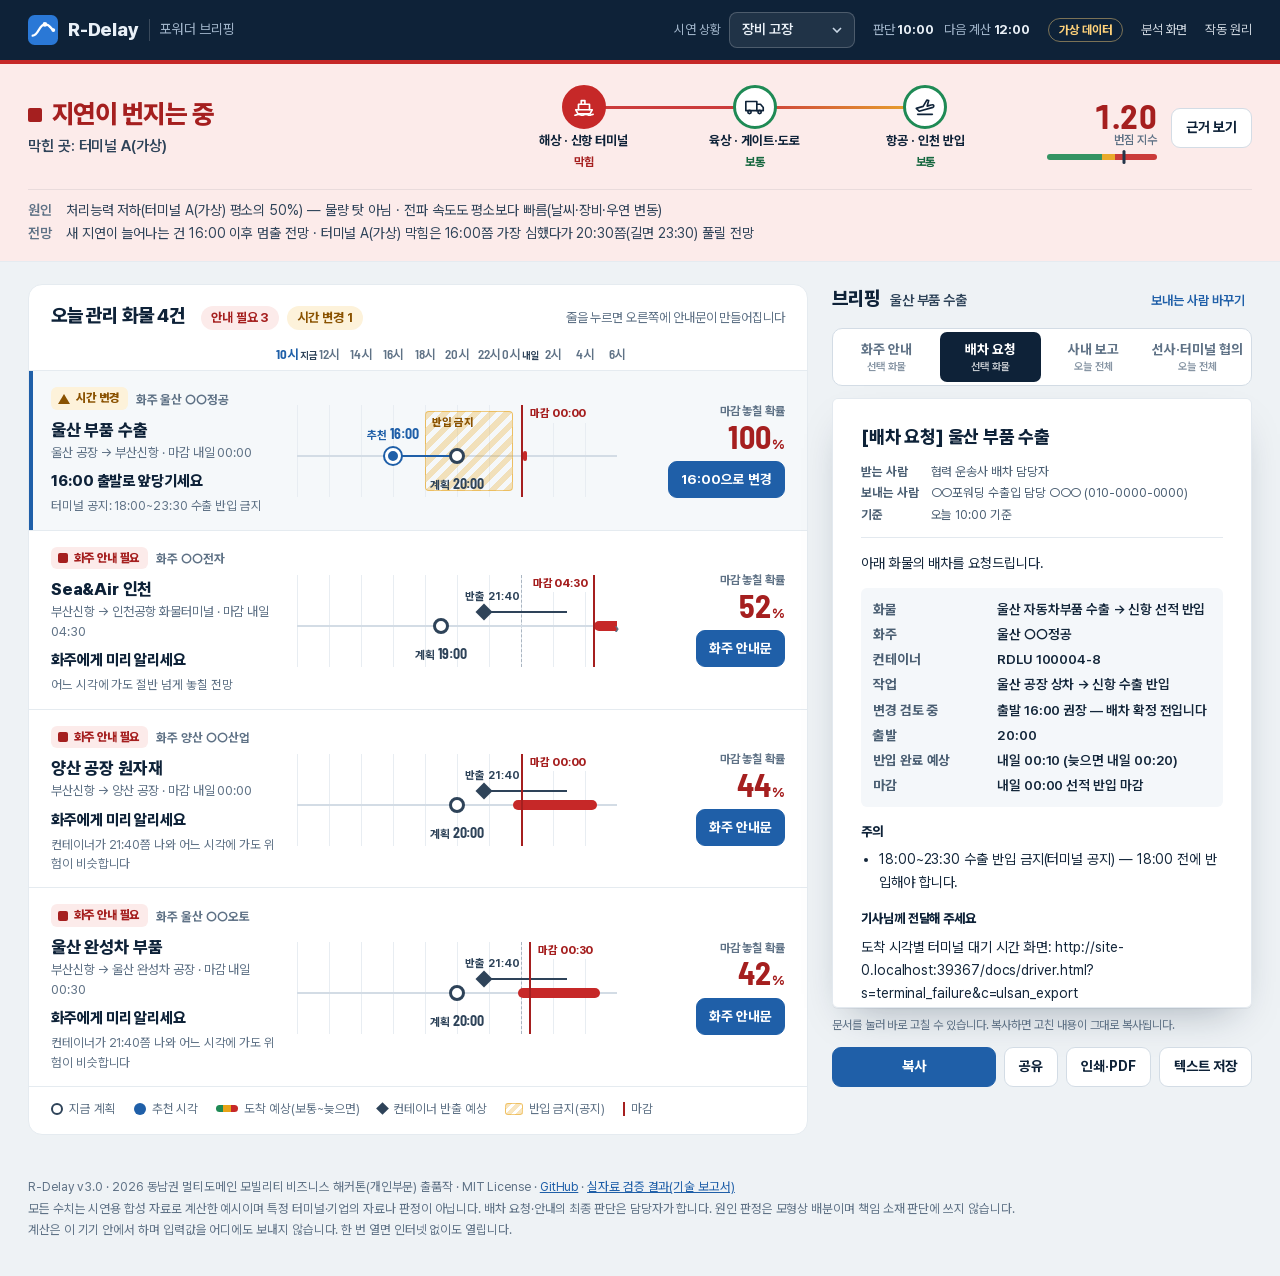
<file: docs/index.html>
<!doctype html>
<html lang="ko">
<head>
  <meta charset="utf-8">
  <meta name="viewport" content="width=device-width, initial-scale=1, viewport-fit=cover">
  <title>R-Delay 포워더 브리핑</title>
  <meta name="description" content="부산신항 지연이 번지기 전에 고객 화물의 반출입 시각을 정하고 화주 안내·운송사 배차 요청·선사·터미널 협의 문서를 만들어 주는 중소 포워더 화면(시연용 가상 데이터).">
  <meta name="theme-color" content="#0e2238">
  <link rel="manifest" href="manifest.webmanifest">
  <link rel="icon" href="assets/img/icon.svg" type="image/svg+xml">
  <link rel="apple-touch-icon" href="assets/img/icon-192.png">
  <link rel="preload" href="assets/fonts/PretendardVariable.subset.woff2" as="font" type="font/woff2" crossorigin>
  <link rel="stylesheet" href="assets/css/board.css?v=20261109b">
  <script type="module" src="assets/js/board.js?v=20261109b"></script>
</head>
<body>
<header class="bar">
  <div class="bar-in">
    <a class="logo" href="./" aria-label="R-Delay 처음 화면">
      <svg viewBox="0 0 64 64" aria-hidden="true"><rect width="64" height="64" rx="14" fill="#2a78d6"/><path d="M10 44 C22 44 24 20 36 20 S50 32 54 32" fill="none" stroke="#fff" stroke-width="5" stroke-linecap="round"/><circle cx="36" cy="20" r="5" fill="#fff"/><circle cx="54" cy="32" r="4" fill="#fff"/></svg>
      <span class="logo-word">R-Delay</span><span class="logo-sub">포워더 브리핑</span>
    </a>
    <label class="scn"><span>시연 상황</span><select id="scn" aria-label="시연 상황 고르기"></select></label>
    <p class="asof"><span>판단 <b id="asof">10:00</b></span><span class="next">다음 계산 <b id="next">12:00</b></span></p>
    <span class="tag-demo" title="화면의 수치는 공개 보도 사건 유형을 본뜬 합성 자료로 계산했습니다. 특정 터미널·기업의 자료나 판정이 아닙니다.">가상 데이터</span>
    <button type="button" class="btn-install" id="install" hidden>앱으로 설치</button>
    <a class="bar-link" href="analysis.html">분석 화면</a>
    <a class="bar-link" href="method.html">작동 원리</a>
  </div>
</header>

<section class="ribbon" id="ribbon" data-level="good" aria-labelledby="rb-title">
  <div class="rb-in">
    <div>
      <h1 class="rb-title" id="rb-title"><span class="shape" data-s="dot" aria-hidden="true"></span><span id="rb-title-text">불러오는 중</span></h1>
      <p class="rb-sub" id="rb-sub"></p>
    </div>
    <ol class="chain" id="chain" aria-label="해상·육상·항공 거점 상태"></ol>
    <div class="rb-index">
      <p class="rd" id="rd"><span class="rd-v num" id="rd-v">–</span><span class="rd-l">번짐 지수</span><span class="rd-gauge" aria-hidden="true"><i id="rd-i"></i></span></p>
      <button type="button" class="btn" id="why-btn">근거 보기</button>
    </div>
    <dl class="rb-facts" id="rb-facts"></dl>
  </div>
</section>

<main class="work">
  <section class="board" aria-labelledby="board-h">
    <header class="board-head">
      <h2 id="board-h">오늘 관리 화물 <span id="n">0</span>건</h2>
      <p class="counts" id="counts"></p>
      <p class="board-hint">줄을 누르면 오른쪽에 안내문이 만들어집니다</p>
    </header>
    <div class="axis grid3" aria-hidden="true"><span></span><div class="axis-track" id="axis"></div><span></span></div>
    <ol class="rows" id="rows" aria-label="오늘 관리 화물"></ol>
    <p class="legend" aria-hidden="true">
      <span><i class="lg lg-plan"></i>지금 계획</span><span><i class="lg lg-rec"></i>추천 시각</span>
      <span><i class="lg lg-band"></i>도착 예상(보통~늦으면)</span><span><i class="lg lg-ready"></i>컨테이너 반출 예상</span>
      <span><i class="lg lg-closed"></i>반입 금지(공지)</span><span><i class="lg lg-dl"></i>마감</span>
    </p>
  </section>

  <aside class="brief" aria-labelledby="brief-h">
    <header class="brief-head">
      <h2 id="brief-h">브리핑</h2>
      <p class="brief-for" id="brief-for"></p>
      <button type="button" class="btn-quiet" id="sender-btn">보내는 사람 바꾸기</button>
    </header>
    <div class="tabs" role="tablist" aria-label="문서 종류" id="tabs"></div>
    <article class="paper" id="paper" role="tabpanel" aria-live="polite" tabindex="0" contenteditable="true" spellcheck="false"></article>
    <p class="edit-hint">문서를 눌러 바로 고칠 수 있습니다. 복사하면 고친 내용이 그대로 복사됩니다.</p>
    <div class="brief-actions">
      <button type="button" class="btn-primary" id="copy">복사</button>
      <button type="button" class="btn" id="share">공유</button>
      <button type="button" class="btn" id="print">인쇄·PDF</button>
      <button type="button" class="btn" id="save">텍스트 저장</button>
    </div>
  </aside>
</main>

<footer class="foot">
  <p>R-Delay v3.0 · 2026 동남권 멀티도메인 모빌리티 비즈니스 해커톤(개인부문) 출품작 · MIT License · <a href="https://github.com/shinshinjae/R-Delay">GitHub</a> · <a href="https://github.com/shinshinjae/R-Delay/blob/main/REPORT.md#검증-실제-공개-자료-백테스트">실자료 검증 결과(기술 보고서)</a></p>
  <p>모든 수치는 시연용 합성 자료로 계산한 예시이며 특정 터미널·기업의 자료나 판정이 아닙니다. 배차 요청·안내의 최종 판단은 담당자가 합니다. 원인 판정은 모형상 배분이며 책임 소재 판단에 쓰지 않습니다.</p>
  <p>계산은 이 기기 안에서 하며 입력값을 어디에도 보내지 않습니다. 한 번 열면 인터넷 없이도 열립니다.</p>
</footer>

<dialog class="sheet" id="why" aria-labelledby="why-h">
  <div class="sheet-in">
    <div class="sheet-head"><h2 id="why-h">근거</h2><button type="button" class="btn" data-close>닫기</button></div>
    <p id="why-lead"></p>
    <h3>무엇을 되돌리면 번짐이 멈추나</h3>
    <p>번짐 지수는 지연 1건이 풀리기 전에 새 지연을 평균 몇 건 만드는지입니다. 1보다 크면 지연이 스스로 불어납니다.</p>
    <div class="cf" id="cf"></div>
    <h3>번짐 지수 — 지난 24시간과 앞으로 24시간</h3>
    <svg class="spark" id="spark" viewBox="0 0 520 150" role="img" aria-label="번짐 지수 추이"></svg>
    <h3>얼마나 믿을 수 있나</h3>
    <ul class="trust" id="trust"></ul>
    <p><a href="method.html">작동 원리·검증 전체</a> · <a href="analysis.html" id="why-analysis">분석 화면에서 이 장면 보기</a> · <a href="https://github.com/shinshinjae/R-Delay/blob/main/REPORT.md#검증-실제-공개-자료-백테스트">실자료 검증 결과(기술 보고서)</a></p>
  </div>
</dialog>

<dialog class="dlg-small" id="sender" aria-labelledby="sender-h">
  <form method="dialog" id="sender-form">
    <h2 id="sender-h" style="margin:0;font-size:18px">보내는 사람</h2>
    <label>회사 이름<input name="company" autocomplete="organization"></label>
    <label>담당자<input name="name" autocomplete="name"></label>
    <label>연락처<input name="phone" autocomplete="tel" inputmode="tel"></label>
    <div class="dlg-actions"><button class="btn" value="cancel" type="submit">취소</button><button class="btn-primary" value="ok" type="submit">저장</button></div>
  </form>
</dialog>

<div class="toast" id="toast" role="status" aria-live="polite"></div>
</body>
</html>
</file>
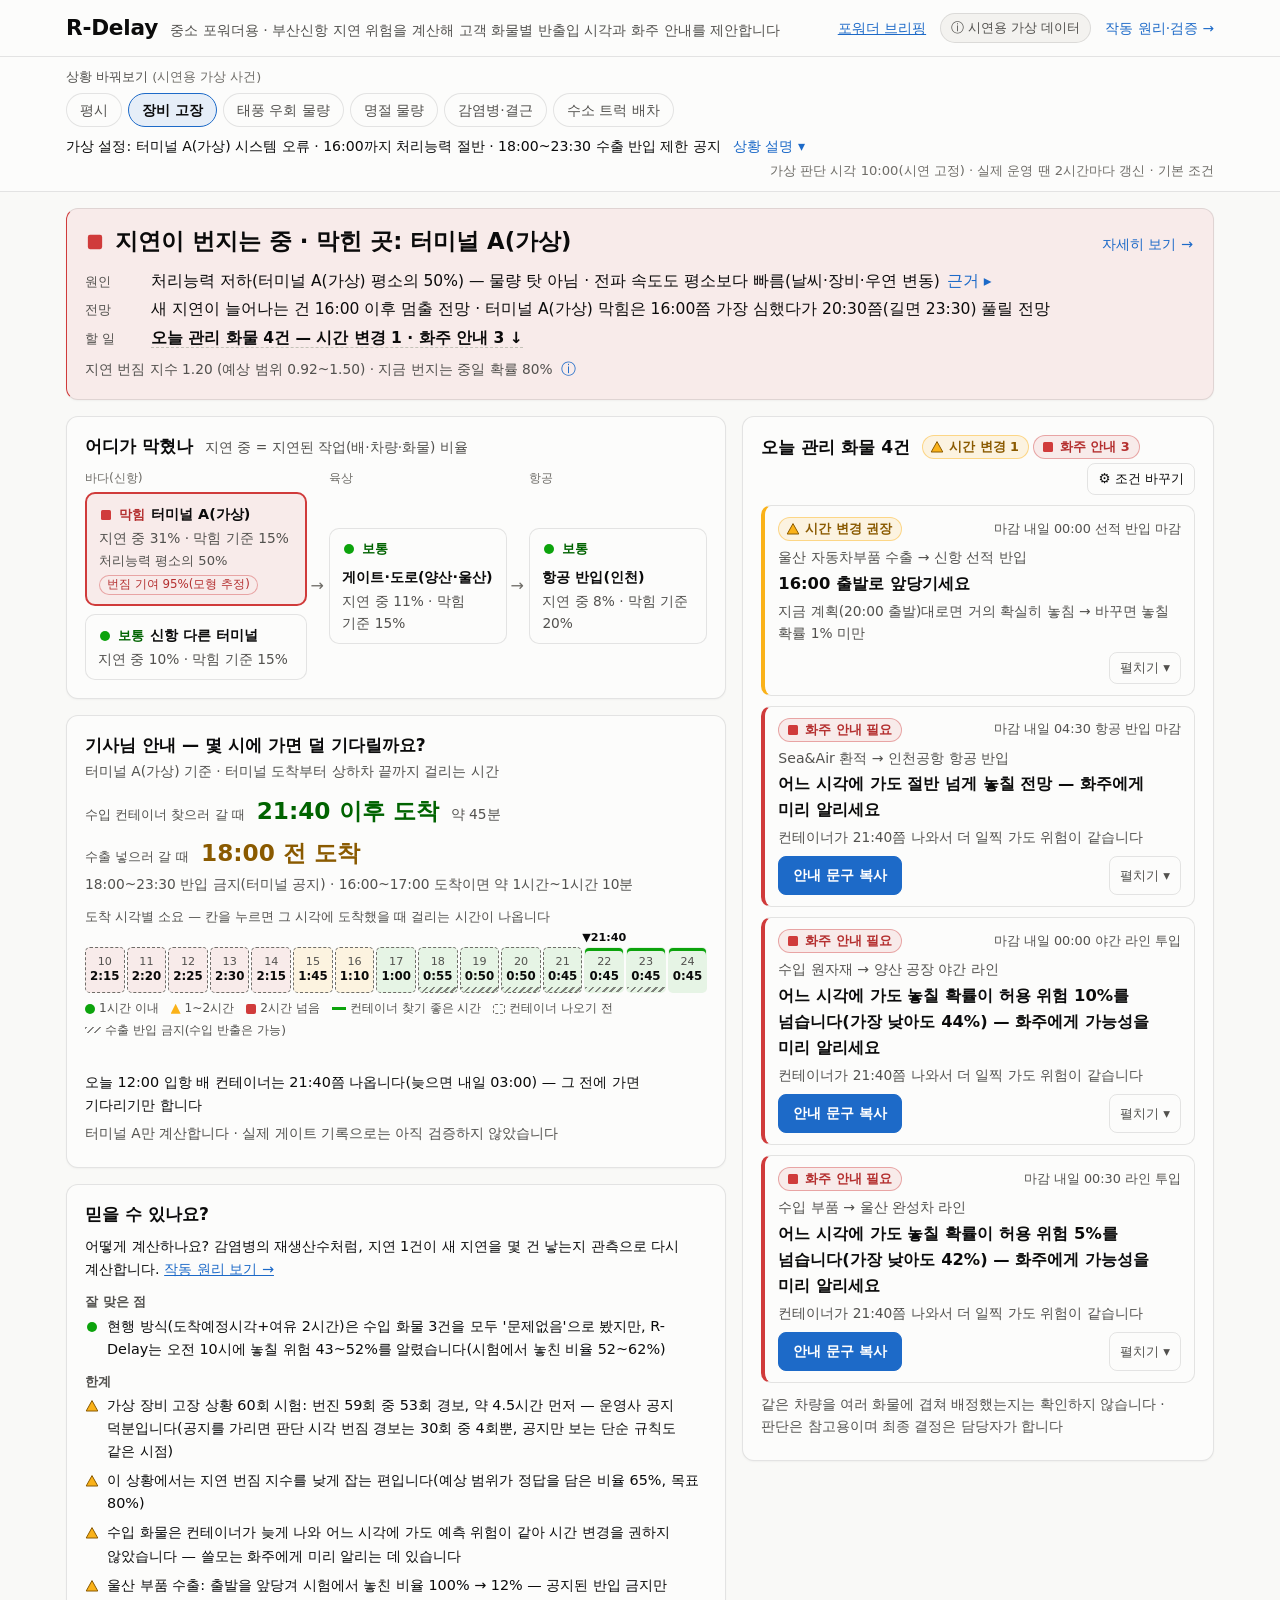
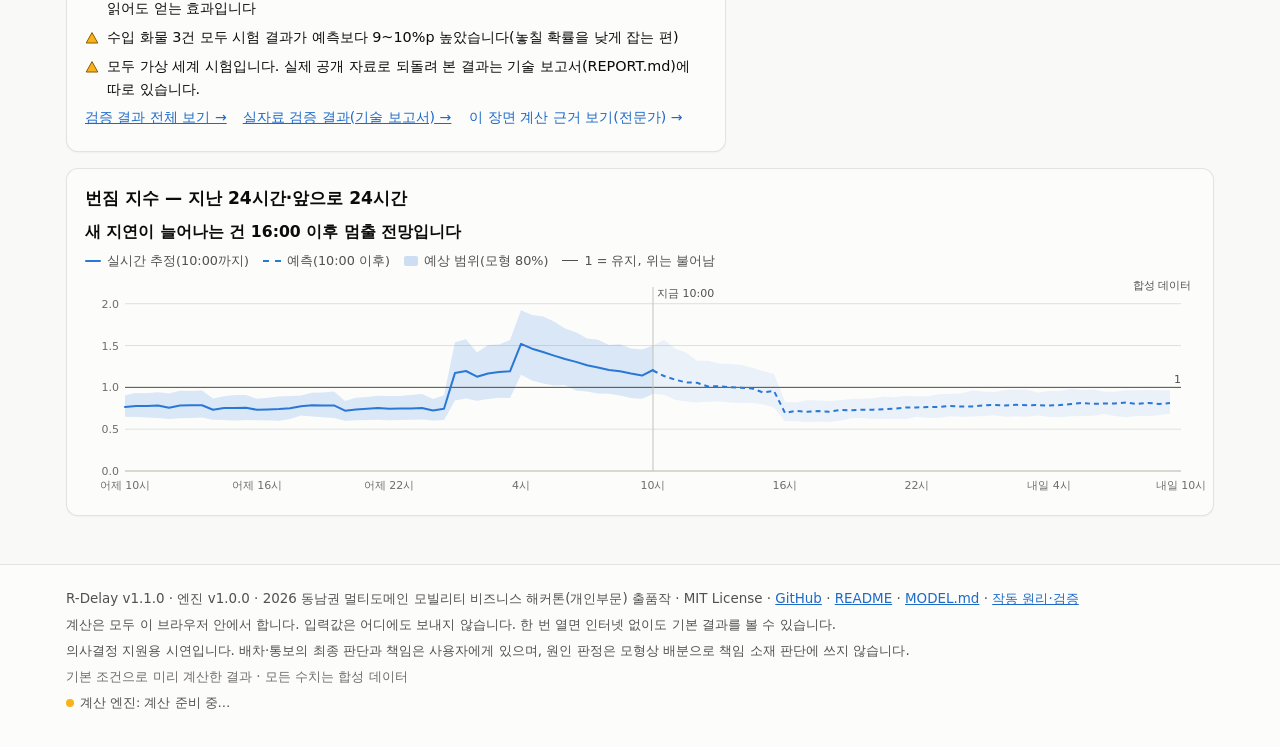
<file: docs/analysis.html>
<!doctype html>
<html lang="ko">
<head>
  <meta charset="utf-8">
  <meta name="viewport" content="width=device-width, initial-scale=1">
  <title>R-Delay 분석 화면 · 부산신항 지연 조기경보</title>
  <meta name="description" content="부산신항 지연이 번지기 전에 화물별 출발 시각과 화주 안내를 정해 주는 개념검증 시연(합성 데이터).">
  <meta name="theme-color" content="#fcfcfb" media="(prefers-color-scheme: light)">
  <meta name="theme-color" content="#1a1a19" media="(prefers-color-scheme: dark)">
  <link rel="icon" href="assets/img/icon.svg" type="image/svg+xml">
  <link rel="stylesheet" href="assets/css/style.css?v=20261109b">
  <script>
    // 배포 직후 옛 서비스 워커가 옛 화면 파일을 섞어 주면 첫 화면이 비어 버린다. 첫 화면을 그리기 전에 화면 스크립트(assets/js)에서
    // 오류가 나면, 새 워커를 내려받는 중이면 자리 잡을 때까지(최대 30초), 아니면 4초 기다렸다가 한 번만 새로 고친다.
    // 새 워커가 자리 잡으면(controllerchange, 워커가 바뀔 때 한 번뿐) 다시 연다. 그래도 안 되면 안내 문구를 띄운다. app.js의 RELOAD_KEY와 같은 키.
    (function () {
      var KEY = "rdelay-reload-once", armed = false, root = document.documentElement;
      function go() { if (!root.dataset.ready) location.reload(); }
      function giveUp() {
        if (root.dataset.ready || document.querySelector("p.err")) return;
        var p = document.createElement("p");
        p.className = "err";
        p.dataset.guard = "1";
        p.textContent = "화면을 불러오지 못했습니다. 새로 고침해 보세요.";
        (document.querySelector("main .wrap") || document.body).prepend(p);
      }
      function retry() {
        if (armed || root.dataset.ready || !/^https?:$/.test(location.protocol)) return;
        armed = true;
        var sw = navigator.serviceWorker, first = false;
        if (sw) sw.addEventListener("controllerchange", go, { once: true });
        try { first = !sessionStorage.getItem(KEY); if (first) sessionStorage.setItem(KEY, "1"); } catch (e) { first = false; }
        if (!first) { setTimeout(giveUp, 8000); return; }
        var wait = function (ms) { setTimeout(go, ms); };
        if (sw && sw.getRegistration) {
          sw.getRegistration().then(function (reg) {
            if (!reg) return wait(4000);
            return reg.update().catch(function () {}).then(function () { wait(reg.installing || reg.waiting ? 30000 : 4000); });
          }).catch(function () { wait(4000); });
        } else wait(4000);
      }
      var APP = new URL("assets/js/", document.baseURI).href; // 이 사이트의 화면 스크립트만 본다(다른 출처·확장 기능 오류는 무시)
      function fromApp(s) { return (s || "").indexOf(APP) !== -1; }
      window.addEventListener("error", function (e) { if (fromApp(e.filename)) retry(); });
      // 모듈 파일을 받지 못한 실패는 script 요소에서만 나고 위로 올라오지 않으므로 캡처 단계에서 본다
      window.addEventListener("error", function (e) { var t = e.target; if (t && t.tagName === "SCRIPT" && fromApp(t.src)) retry(); }, true);
      window.addEventListener("unhandledrejection", function (e) { if (fromApp(e.reason && e.reason.stack)) retry(); });
    })();
  </script>
  <script type="module" src="assets/js/app.js?v=20261109b"></script>
</head>
<body>
<a class="skip" href="#status">본문으로 건너뛰기</a>
<header class="appbar">
  <div class="wrap">
    <div class="brand">
      <h1>R-Delay</h1>
      <p id="tagline">중소 포워더용 · 부산신항 지연 위험을 계산해 고객 화물별 반출입 시각과 화주 안내를 제안합니다</p>
    </div>
    <div class="appbar-right">
      <a href="index.html">포워더 브리핑</a>
      <button type="button" class="badge" id="about-btn" aria-haspopup="dialog">ⓘ 시연용 가상 데이터</button>
      <a id="method-link" href="method.html"><span class="long">작동 원리·검증</span><span class="short">원리</span> →</a>
    </div>
  </div>
</header>

<section id="scenario-bar" aria-label="시연 상황">
  <div class="wrap">
    <div class="sb-label">상황 바꿔보기 <span class="muted">(시연용 가상 사건)</span></div>
    <div id="scenario-chips" role="radiogroup" aria-label="시연 상황"></div>
    <div class="sb-line">
      <p id="scenario-line"></p>
      <button type="button" class="link" id="scenario-more" aria-expanded="false" aria-controls="scenario-summary">상황 설명 ▾</button>
      <span class="sb-meta"><span id="as-of"></span> · <span id="source-tag">기본 조건</span>
        <button type="button" class="link" id="reset-defaults" hidden>기본값으로 되돌리기</button></span>
    </div>
    <p id="scenario-summary" hidden></p>
  </div>
</section>

<nav id="jump" aria-label="빠른 이동">
  <div class="wrap">
    <a href="#scenario-bar" class="jump-scn" id="jump-scn" aria-label="상황 바꾸기">장비 고장</a>
    <a href="#status">지금 상황</a>
    <a href="#cargo">내 화물&nbsp;<span id="jump-n">4</span></a>
    <a href="#driver">기사님 안내</a>
    <button type="button" class="badge-mini" id="about-btn-m" aria-haspopup="dialog" aria-label="시연용 가상 데이터 안내">가상</button>
  </div>
</nav>

<main>
  <div class="wrap">
    <section id="status" class="card banner" data-level="good" aria-labelledby="status-title">
      <div class="banner-head">
        <h2 id="status-title"></h2>
        <button type="button" class="link" id="open-detail">자세히 보기 →</button>
      </div>
      <dl id="status-lines">
        <dt id="st-cause-dt">원인</dt><dd id="st-cause"></dd>
        <dt>전망</dt><dd id="st-outlook"></dd>
        <dt>할 일</dt><dd><a href="#cargo" id="st-todo"></a></dd>
      </dl>
      <p id="st-index"></p>
      <p id="rd-info-text" class="aside" hidden></p>
      <p class="aside" id="as-of-m"><span id="as-of-m-text"></span> <span id="src-m"></span> <button type="button" class="link" id="reset-defaults-m" hidden>기본값으로</button></p>
    </section>

    <div class="board">
      <section id="where" class="card" aria-labelledby="where-h">
        <div class="card-head">
          <h2 id="where-h">어디가 막혔나</h2>
          <p class="aside">지연 중 = 지연된 작업(배·차량·화물) 비율</p>
        </div>
        <div class="node-groups" aria-hidden="true"><span>바다(신항)</span><span>육상</span><span>항공</span></div>
        <ol id="node-strip"></ol>
      </section>

      <section id="cargo" class="card" aria-labelledby="cargo-h">
        <div class="card-head">
          <h2 id="cargo-h">오늘 관리 화물 4건</h2>
          <div id="cargo-counts"></div>
          <button type="button" class="btn-ghost" id="open-settings" aria-haspopup="dialog">⚙ 조건 바꾸기</button>
        </div>
        <ol id="cargo-list"></ol>
        <p class="aside" id="cargo-foot">같은 차량을 여러 화물에 겹쳐 배정했는지는 확인하지 않습니다 · 판단은 참고용이며 최종 결정은 담당자가 합니다</p>
      </section>

      <section id="driver" class="card" aria-labelledby="driver-h">
        <div class="card-head">
          <h2 id="driver-h">기사님 안내 — 몇 시에 가면 덜 기다릴까요?</h2>
          <p class="aside">터미널 A(가상) 기준 · 터미널 도착부터 상하차 끝까지 걸리는 시간</p>
        </div>
        <p class="drv-warn" id="drv-warn" hidden></p>
        <div class="drv-big" id="drv-big"></div>
        <p class="drv-hint" id="drv-hint">도착 시각별 소요 — 칸을 누르면 그 시각에 도착했을 때 걸리는 시간이 나옵니다</p>
        <div id="drv-band" role="group" aria-label="도착 시각별 소요" aria-describedby="drv-best-sr"></div>
        <p class="drv-legend" aria-hidden="true">
          <span class="lg-lv"><i class="shape" data-level="good"></i>1시간 이내</span><span class="lg-lv"><i class="shape" data-level="warning"></i>1~2시간</span>
          <span class="lg-lv"><i class="shape" data-level="critical"></i>2시간 넘음</span><span id="lg-best" hidden><i class="uline"></i>컨테이너 찾기 좋은 시간</span>
          <span id="lg-early" hidden><i class="dim"></i>컨테이너 나오기 전</span><span id="lg-closed" hidden><i class="hatch"></i>수출 반입 금지(수입 반출은 가능)</span>
        </p>
        <p id="drv-readout"></p>
        <p id="drv-ready" class="drv-line"></p>
        <p class="aside" id="drv-foot">터미널 A만 계산합니다 · 실제 게이트 기록으로는 아직 검증하지 않았습니다</p>
        <span class="sr-only" id="drv-best-sr"></span>
      </section>

      <section id="trust" class="card" aria-labelledby="trust-h">
        <div class="card-head"><h2 id="trust-h">믿을 수 있나요?</h2></div>
        <p class="how">어떻게 계산하나요? 감염병의 재생산수처럼, 지연 1건이 새 지연을 몇 건 낳는지 관측으로 다시 계산합니다. <a href="method.html#overview">작동 원리 보기 →</a></p>
        <h3 class="trust-h" id="trust-good-h">잘 맞은 점</h3>
        <ul class="trust-list" id="trust-good" aria-labelledby="trust-good-h"></ul>
        <h3 class="trust-h" id="trust-lim-h">한계</h3>
        <ul class="trust-list" id="trust-limits" aria-labelledby="trust-lim-h"></ul>
        <p class="trust-links"><a href="method.html#valid">검증 결과 전체 보기 →</a> <a href="https://github.com/shinshinjae/R-Delay/blob/main/REPORT.md#검증-실제-공개-자료-백테스트">실자료 검증 결과(기술 보고서) →</a> <button type="button" class="link" id="open-valid">이 장면 계산 근거 보기(전문가) →</button></p>
      </section>

      <section id="trend" class="card" aria-labelledby="trend-h">
        <div class="card-head"><h2 id="trend-h">번짐 지수 — 지난 24시간·앞으로 24시간</h2></div>
        <p class="answer" id="trend-line"></p>
        <div class="legend" id="trend-legend"></div>
        <div class="chart" id="trend-chart"></div>
      </section>
    </div>
  </div>
</main>

<footer>
  <div class="wrap">
    <p>R-Delay <span id="foot-ver">v1.1.0 · 엔진 v1.0.0</span> · 2026 동남권 멀티도메인 모빌리티 비즈니스 해커톤(개인부문) 출품작 · MIT License ·
      <a href="https://github.com/shinshinjae/R-Delay">GitHub</a> · <a href="https://github.com/shinshinjae/R-Delay#readme">README</a> ·
      <a href="https://github.com/shinshinjae/R-Delay/blob/main/MODEL.md">MODEL.md</a> · <a href="method.html">작동 원리·검증</a></p>
    <p>계산은 모두 이 브라우저 안에서 합니다. 입력값은 어디에도 보내지 않습니다. 한 번 열면 인터넷 없이도 기본 결과를 볼 수 있습니다.</p>
    <p>의사결정 지원용 시연입니다. 배차·통보의 최종 판단과 책임은 사용자에게 있으며, 원인 판정은 모형상 배분으로 책임 소재 판단에 쓰지 않습니다.</p>
    <p id="build-info" class="muted"></p>
    <p class="muted engine-line"><span class="engine" id="engine" data-state="idle"><span class="dot" aria-hidden="true"></span><span id="engine-text">기본 결과</span></span></p>
  </div>
</footer>

<!-- 자세히 보기(연구·검증용 원자료) -->
<dialog id="detail" class="sheet" aria-labelledby="detail-h">
  <div class="sheet-head">
    <h2 id="detail-h">자세히 보기</h2>
    <button type="button" class="btn-ghost" data-close>닫기</button>
  </div>
  <p class="aside sheet-note">연구·검증용 원자료입니다. 메인 화면 문장은 반올림한 값입니다.</p>
  <div class="tabs" role="tablist" aria-label="자세히 보기 항목">
    <button type="button" role="tab" id="tab-trend" aria-controls="panel-trend" aria-selected="true">추이</button>
    <button type="button" role="tab" id="tab-nodes" aria-controls="panel-nodes" aria-selected="false" tabindex="-1">거점</button>
    <button type="button" role="tab" id="tab-cause" aria-controls="panel-cause" aria-selected="false" tabindex="-1">원인</button>
    <button type="button" role="tab" id="tab-network" aria-controls="panel-network" aria-selected="false" tabindex="-1">경로</button>
    <button type="button" role="tab" id="tab-queue" aria-controls="panel-queue" aria-selected="false" tabindex="-1">대기</button>
    <button type="button" role="tab" id="tab-obs" aria-controls="panel-obs" aria-selected="false" tabindex="-1">관측</button>
    <button type="button" role="tab" id="tab-valid" aria-controls="panel-valid" aria-selected="false" tabindex="-1">검증</button>
  </div>
  <div class="sheet-body">
    <section role="tabpanel" id="panel-trend" aria-labelledby="tab-trend">
      <h3>지연 번짐 지수: 지난 24시간과 앞으로 24시간</h3>
      <p class="aside">1보다 크면 지연 1건이 평균 1건 넘게 새 지연을 낳아 연쇄가 커집니다. 띠는 예상 범위(10번 중 8번)입니다.</p>
      <div class="checks">
        <label><input type="checkbox" id="show-smooth"> 사후 재추정(이후 관측까지 사용 · 운영 중엔 못 씀)</label>
        <label><input type="checkbox" id="show-truth"> 검증용 정답(가상 세계에서만 알 수 있는 값)</label>
      </div>
      <div class="legend" id="rd-legend"></div>
      <div class="chart" id="rd-chart"></div>
      <p class="aside" id="rd-caption" hidden></p>
    </section>
    <section role="tabpanel" id="panel-nodes" aria-labelledby="tab-nodes" hidden>
      <h3>거점별 지연 중인 작업 비율</h3>
      <p class="aside">지연 중인 작업(배·차량·화물)의 비율입니다. 가는 가로선은 막힘 기준, 띠는 예상 범위(10번 중 8번)입니다.</p>
      <div class="legend" id="nodes-legend"></div>
      <div class="grid-2" id="nodes-grid"></div>
    </section>
    <section role="tabpanel" id="panel-cause" aria-labelledby="tab-cause" hidden>
      <h3>만약 이 요인이 평소였다면?</h3>
      <p class="aside">요인을 하나씩 평소 값으로 되돌렸을 때의 지연 번짐 지수입니다. 점은 가운데 값, 가는 선은 예상 범위, 굵은 세로선은 1입니다.</p>
      <div id="factor-bars"></div>
      <ul class="aside plain" id="cause-notes"></ul>
      <details class="expert">
        <summary>민감도(전문가)</summary>
        <div class="table-wrap"><table id="cause-table"></table></div>
        <div class="table-wrap"><table id="xi-table"></table></div>
        <p class="aside">θ는 거점 규모 가정입니다. 육상·항공은 도메인 안에 거점이 하나라 θ의 영향이 해상 두 터미널에만 나타납니다.</p>
      </details>
    </section>
    <section role="tabpanel" id="panel-network" aria-labelledby="tab-network" hidden>
      <h3>연쇄 기여도</h3>
      <p class="aside">각 거점·연결이 지연 확산에 기여하는 몫(합계 1)입니다. 원의 크기는 거점 몫, 화살표 굵기는 거점 간 연결 몫입니다.</p>
      <p class="aside" id="self-share"></p>
      <p class="aside" id="where-note"></p>
      <div class="chart" id="net-chart"></div>
      <h4>거점별 기여 몫</h4>
      <div class="chart" id="share-chart"></div>
      <h4 id="amp-h">항공 반입 거점으로 번지는 지연(건)</h4>
      <p class="aside" id="amp-note"></p>
      <div class="chart" id="amp-chart"></div>
    </section>
    <section role="tabpanel" id="panel-queue" aria-labelledby="tab-queue" hidden>
      <h3>배가 부두 자리를 기다리는 시간</h3>
      <p class="aside">대상 선박이 들어올 때 앞에 있는 선박 수의 분포입니다. 계산 방법은 <a href="method.html#rules">작동 원리</a>에 있습니다.</p>
      <div class="chart" id="queue-chart"></div>
      <dl class="kv" id="queue-kv"></dl>
      <h3>도착 시각별 터미널 반출 소요</h3>
      <p class="aside">가운데 값과 예상 범위(10번 중 8번)입니다. 점은 덜 걸리는 시간입니다.</p>
      <div class="chart" id="gate-chart"></div>
    </section>
    <section role="tabpanel" id="panel-obs" aria-labelledby="tab-obs" hidden>
      <h3>관측 기록(2시간 간격)</h3>
      <p class="aside">관측이 들어올 때마다 계산 표본의 가중치를 고칩니다. 표본 상태(ESS)가 절반 아래로 떨어지면 표본을 다시 뽑습니다(재표본).</p>
      <div class="table-wrap"><table id="obs-table"></table></div>
    </section>
    <section role="tabpanel" id="panel-valid" aria-labelledby="tab-valid" hidden>
      <h3>이 장면 검증</h3>
      <p class="aside" id="truth-line"></p>
      <dl class="kv" id="valid-kv"></dl>
      <h4>계산 정보</h4>
      <dl class="kv" id="calc-info"></dl>
      <p><a href="method.html#valid">전체 검증은 작동 원리·검증 페이지 →</a></p>
    </section>
  </div>
</dialog>

<!-- 조건 바꾸기 -->
<dialog id="settings" class="sheet" aria-labelledby="settings-h">
  <div class="sheet-head">
    <h2 id="settings-h">조건 바꾸기</h2>
    <button type="button" class="btn-ghost" data-close>닫기</button>
  </div>
  <div class="sheet-body">
    <p class="aside">처음 한 번 계산 엔진(약 8MB)을 내려받습니다. 그 뒤엔 인터넷 없이도 작동합니다. 값을 바꾼 뒤 아래 버튼을 누르면 이 브라우저에서 다시 계산합니다.</p>
    <p class="engine-line" id="settings-engine"></p>
    <div id="cargo-sets"></div>
    <fieldset class="fleet">
      <legend>차량</legend>
      <label><input type="radio" name="fleet" id="fleet-0" value="0" checked> 디젤만</label>
      <label><input type="radio" name="fleet" id="fleet-1" value="1"> 디젤 + 수소 트럭 비교</label>
    </fieldset>
    <details id="expert">
      <summary>전문가 설정</summary>
      <div class="adv-row">
        <div class="field range"><label for="kappa">거점 간 연결 강도 κ</label>
          <div class="row"><input type="range" id="kappa" min="0" max="2" step="0.1" value="1"><output id="kappa-out" for="kappa">1.0</output></div></div>
        <div class="field"><label for="particles">계산 표본 수(입자)</label>
          <select id="particles"><option>128</option><option>256</option><option selected>512</option><option>1024</option></select></div>
        <div class="field"><label for="world">가상 세계 번호</label><input type="number" id="world" value="20261108" min="1" step="1"></div>
        <div class="field"><label for="seed">추정 난수 시드</label><input type="number" id="seed" value="20261108" min="1" step="1"></div>
      </div>
      <p class="aside">가상 세계 번호를 바꾸면 같은 사건 설정에서 물동량·참 경로·관측이 다른 ‘다른 현실’이 만들어집니다. 추정 난수 시드는 같은 현실에서 추정만 다시 합니다.</p>
    </details>
    <div class="sheet-actions">
      <button type="button" class="primary" id="run-btn">이 조건으로 다시 계산</button>
      <button type="button" class="btn-ghost" id="reset-btn">기본값으로</button>
    </div>
  </div>
</dialog>

<!-- 가상 데이터 안내 -->
<dialog id="about" class="modal" aria-labelledby="about-h">
  <h2 id="about-h">시연용 가상 데이터</h2>
  <p><b>합성 데이터 개념검증(TRL 3 수준)입니다.</b> 화면은 실데이터와 연결하지 않았습니다. 공개 실자료 후향 검증(실시간 운영 검증 아님) 결과는 기술 보고서(REPORT.md)에 따로 있습니다. 화면의 수치는 공개 보도로 확인한 사건 유형(장비 고장, 우회 물량, 명절 물량, 인력 결근)을 본뜬 합성 자료로 계산했으며, 특정 터미널·기업의 자료나 판정이 아닙니다(터미널 이름은 가상). 판단은 의사결정 지원용이고 최종 결정과 책임은 사용자에게 있습니다.</p>
  <p class="aside">엔진 <span id="about-ver">v1.0.0</span> · <a href="method.html">작동 원리·검증 보기 →</a> · <a href="https://github.com/shinshinjae/R-Delay/blob/main/REPORT.md#검증-실제-공개-자료-백테스트">실자료 검증 결과(기술 보고서) →</a></p>
  <div class="sheet-actions"><button type="button" class="primary" data-close autofocus>확인</button></div>
</dialog>

<div id="toast" role="status" aria-live="polite" hidden></div>
<p class="sr-only" id="sr-live" aria-live="polite"></p>
<noscript><p class="wrap err">이 시연은 JavaScript가 필요합니다.</p></noscript>
</body>
</html>
</file>
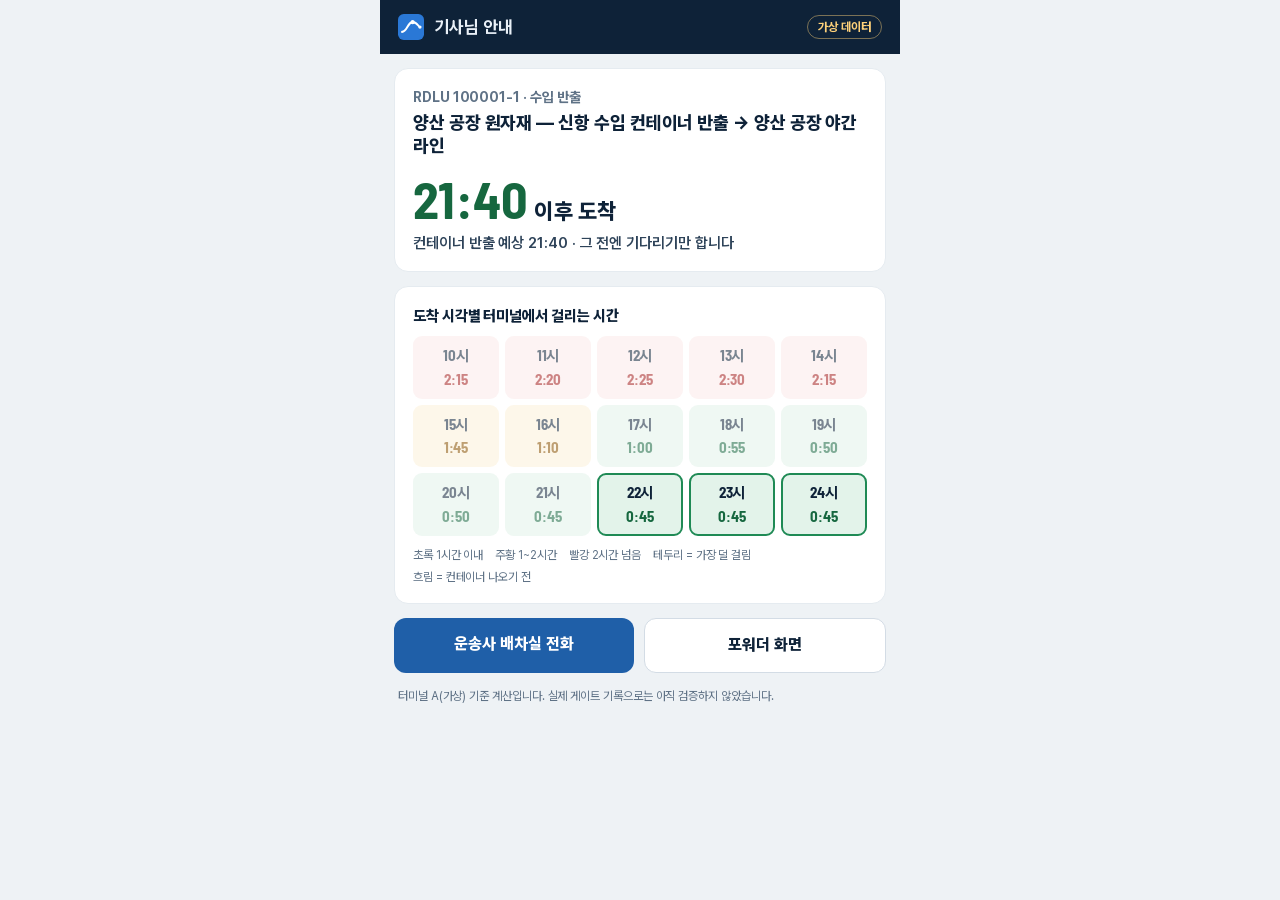
<file: docs/driver.html>
<!doctype html>
<html lang="ko">
<head>
  <meta charset="utf-8">
  <meta name="viewport" content="width=device-width, initial-scale=1, viewport-fit=cover">
  <title>R-Delay 기사님 안내</title>
  <meta name="description" content="포워더의 배차 요청을 받은 운송사가 전달한 링크로 여는 기사님 화면: 몇 시에 가면 덜 기다리는지(시연용 가상 데이터).">
  <meta name="theme-color" content="#0e2238">
  <link rel="manifest" href="manifest.webmanifest">
  <link rel="icon" href="assets/img/icon.svg" type="image/svg+xml">
  <link rel="apple-touch-icon" href="assets/img/icon-192.png">
  <link rel="stylesheet" href="assets/css/board.css?v=20261109b">
  <script type="module" src="assets/js/driver.js?v=20261109b"></script>
</head>
<body>
<main class="drv">
  <header class="drv-top">
    <svg viewBox="0 0 64 64" aria-hidden="true"><rect width="64" height="64" rx="14" fill="#2a78d6"/><path d="M10 44 C22 44 24 20 36 20 S50 32 54 32" fill="none" stroke="#fff" stroke-width="5" stroke-linecap="round"/><circle cx="36" cy="20" r="5" fill="#fff"/><circle cx="54" cy="32" r="4" fill="#fff"/></svg>
    <b>기사님 안내</b>
    <span class="tag-demo">가상 데이터</span>
  </header>
  <section class="drv-card" aria-labelledby="d-cargo">
    <p class="drv-what" id="d-what">오늘 작업</p>
    <h1 class="drv-cargo" id="d-cargo">불러오는 중</h1>
    <p class="drv-big" id="d-big"></p>
    <p class="drv-sub" id="d-sub"></p>
    <p class="drv-changed" id="d-changed" hidden></p>
    <p class="drv-warn" id="d-warn" hidden></p>
  </section>
  <section class="drv-card" aria-labelledby="d-band-h">
    <h2 class="drv-band-h" id="d-band-h">도착 시각별 터미널에서 걸리는 시간</h2>
    <div class="drv-band" id="d-band" role="list"></div>
    <p class="drv-legend"><span>초록 1시간 이내</span><span>주황 1~2시간</span><span>빨강 2시간 넘음</span><span>테두리 = 가장 덜 걸림</span><span>흐림 = 컨테이너 나오기 전</span><span id="d-lg-closed">빗금 = 수출 반입 금지</span></p>
  </section>
  <nav class="drv-call">
    <a class="call" id="d-call" href="tel:01000000000">운송사 배차실 전화</a>
    <a class="back" href="index.html">포워더 화면</a>
  </nav>
  <p class="drv-foot" id="d-foot">터미널 A(가상) 기준 계산입니다. 실제 게이트 기록으로는 아직 검증하지 않았습니다.</p>
</main>
</body>
</html>
</file>
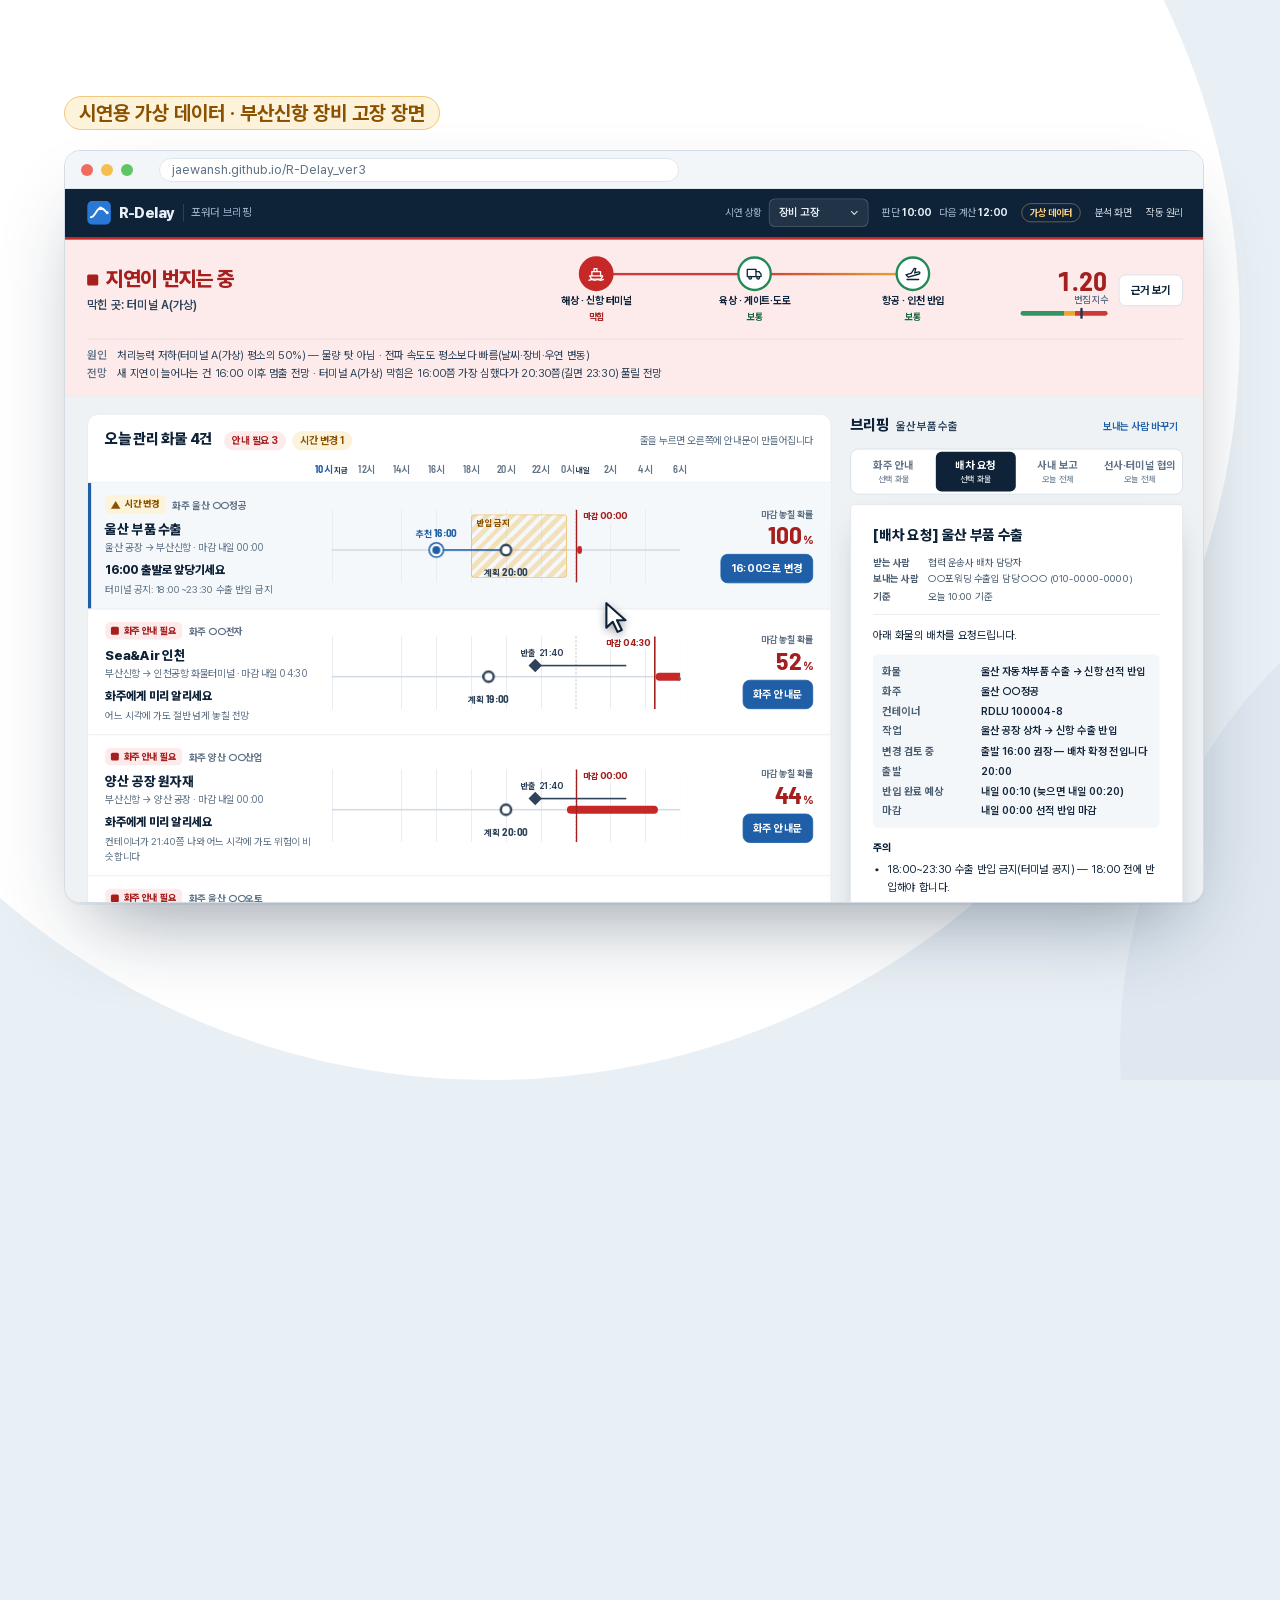
<file: scripts/demo/stage.html>
<!doctype html>
<html lang="ko">
<head>
<meta charset="utf-8">
<title>R-Delay 시연 무대</title>
<style>
@font-face { font-family: "Pretendard Variable"; src: url("../../docs/assets/fonts/PretendardVariable.subset.woff2") format("woff2"); font-weight: 45 920; }
@font-face { font-family: "Barlow Semi Condensed"; src: url("../../docs/assets/fonts/barlow-semi-condensed-latin-700-normal.woff2") format("woff2"); font-weight: 700; }
* { box-sizing: border-box; }
html, body { margin: 0; width: 1920px; height: 1080px; overflow: hidden; }
body { font-family: "Pretendard Variable", sans-serif; background: #e9f0f5; color: #0e2238; position: relative; }
.bg1 { position: absolute; left: -260px; top: -420px; width: 1500px; height: 1500px; border-radius: 50%; background: #ffffff; }
.bg2 { position: absolute; right: -300px; bottom: -520px; width: 1100px; height: 1100px; border-radius: 50%; background: #dfe8f0; }
.brand { position: absolute; right: 64px; top: 46px; display: flex; align-items: center; gap: 12px; font-weight: 800; font-size: 30px; color: #0e2238; letter-spacing: -0.01em; }
.brand svg { width: 40px; height: 40px; }
.brand span { color: #1f5fa8; }
.brand b { font-weight: 800; }
#win { position: absolute; left: 64px; top: 150px; width: 1140px; border-radius: 16px; overflow: hidden; background: #fff; box-shadow: 0 2px 0 rgba(14,34,56,.04), 0 40px 80px -30px rgba(14,34,56,.45); border: 1px solid #d3dce5; transition: transform .7s cubic-bezier(.4,0,.2,1), opacity .5s; }
.chrome { height: 38px; background: #f3f6f9; border-bottom: 1px solid #dfe6ec; display: flex; align-items: center; gap: 8px; padding: 0 16px; }
.chrome i { width: 12px; height: 12px; border-radius: 50%; background: #d3dce5; display: inline-block; }
.chrome i:nth-child(1) { background: #f26b5f; } .chrome i:nth-child(2) { background: #f6be4f; } .chrome i:nth-child(3) { background: #5fc565; }
.url { margin-left: 18px; flex: 1; max-width: 520px; height: 24px; border-radius: 12px; background: #fff; border: 1px solid #dfe6ec; font-size: 13px; color: #5f7286; display: flex; align-items: center; padding: 0 12px; }
.viewport { position: relative; width: 1140px; height: 712.5px; overflow: hidden; }
#app { width: 1440px; height: 900px; border: 0; transform: translate(0px, 0px) scale(0.791667); transform-origin: 0 0; background: #eef2f5; transition: transform .9s cubic-bezier(.4,0,.2,1); }
#phone { position: absolute; left: 902px; top: 312px; width: 340px; padding: 12px; border-radius: 48px; background: #0e1b2b; box-shadow: 0 40px 80px -30px rgba(14,34,56,.6); transform: translateY(120px); opacity: 0; transition: transform .7s cubic-bezier(.2,.8,.2,1), opacity .5s; }
#phone.on { transform: translateY(0); opacity: 1; }
#phone .scr { width: 316px; height: 684px; border-radius: 37px; overflow: hidden; background: #eef2f5; position: relative; }
#drv { width: 390px; height: 844px; border: 0; transform: scale(0.81); transform-origin: 0 0; }
#phone .notch { position: absolute; left: 50%; top: 20px; transform: translateX(-50%); width: 96px; height: 26px; border-radius: 14px; background: #0e1b2b; z-index: 2; }
#cap { position: absolute; left: 1290px; top: 300px; width: 580px; transition: opacity .35s, transform .35s; }
#cap.out { opacity: 0; transform: translateY(14px); }
#num { font-family: "Barlow Semi Condensed", sans-serif; font-weight: 700; font-size: 44px; color: #1f5fa8; letter-spacing: .02em; }
#h1 { margin: 18px 0 0; font-size: 58px; line-height: 1.22; font-weight: 800; letter-spacing: -0.03em; }
#h1 em { font-style: normal; color: #b45f00; }
#sub { margin: 26px 0 0; font-size: 27px; line-height: 1.5; color: #4b5f73; font-weight: 600; letter-spacing: -0.01em; }
#dots { position: absolute; left: 1290px; top: 930px; display: flex; gap: 12px; align-items: center; }
#dots i { width: 14px; height: 14px; border-radius: 7px; background: #c5d2de; transition: width .4s, background .4s; }
#dots i.on { width: 46px; background: #1f5fa8; }
#cursor { position: absolute; left: 600px; top: 600px; width: 34px; height: 34px; z-index: 30; transition: left .75s cubic-bezier(.4,0,.2,1), top .75s cubic-bezier(.4,0,.2,1), opacity .3s; pointer-events: none; filter: drop-shadow(0 3px 4px rgba(0,0,0,.35)); }
.ripple { position: absolute; width: 22px; height: 22px; margin: -11px 0 0 -11px; border-radius: 50%; border: 4px solid #1f5fa8; z-index: 29; animation: rp .6s ease-out forwards; pointer-events: none; }
@keyframes rp { from { transform: scale(.4); opacity: 1; } to { transform: scale(2.8); opacity: 0; } }
.hl { position: absolute; z-index: 28; border: 4px solid #e8a317; border-radius: 12px; box-shadow: 0 0 0 9999px rgba(14,34,56,.0); transition: all .5s; pointer-events: none; opacity: 0; }
.hl.on { opacity: 1; }
#end { position: absolute; inset: 0; z-index: 40; background: #0e2238; color: #fff; display: flex; flex-direction: column; justify-content: center; padding: 0 140px; opacity: 0; transition: opacity .8s; }
#end.on { opacity: 1; }
#end .k { font-family: "Barlow Semi Condensed", sans-serif; font-size: 40px; color: #7fb3f0; font-weight: 700; letter-spacing: .02em; }
#end h2 { margin: 18px 0 0; font-size: 80px; line-height: 1.2; font-weight: 800; letter-spacing: -0.03em; }
#end h2 em { font-style: normal; color: #f2b437; }
#end p { margin: 30px 0 0; font-size: 30px; color: #b9c9d9; font-weight: 600; }
#end .qr { position: absolute; right: 150px; top: 50%; transform: translateY(-50%); text-align: center; color: #b9c9d9; font-size: 22px; font-weight: 700; }
#end .qr img { width: 260px; height: 260px; border-radius: 16px; display: block; margin-bottom: 14px; }
.tag { position: absolute; left: 64px; top: 96px; font-size: 20px; font-weight: 700; color: #8a5200; background: #fdf2da; border: 1px solid #f2c97a; padding: 4px 14px; border-radius: 999px; }
</style>
</head>
<body>
<div class="bg1"></div><div class="bg2"></div>
<div class="brand"><svg viewBox="0 0 64 64"><rect width="64" height="64" rx="14" fill="#2a78d6"/><path d="M10 44 C22 44 24 20 36 20 S50 32 54 32" fill="none" stroke="#fff" stroke-width="5" stroke-linecap="round"/><circle cx="36" cy="20" r="5" fill="#fff"/><circle cx="54" cy="32" r="4" fill="#fff"/></svg><b>R-<span>Delay</span></b></div>
<div class="tag" id="tag">시연용 가상 데이터 · 부산신항 장비 고장 장면</div>
<div id="win">
  <div class="chrome"><i></i><i></i><i></i><div class="url">jaewansh.github.io/R-Delay_ver3</div></div>
  <div class="viewport"><iframe id="app" src="../../docs/index.html?s=terminal_failure&c=ulsan_export&doc=driver"></iframe></div>
</div>
<div id="phone"><div class="scr"><div class="notch"></div><iframe id="drv" src="about:blank"></iframe></div></div>
<div id="cap"><div id="num">01</div><h1 id="h1"></h1><p id="sub"></p></div>
<div id="dots"></div>
<svg id="cursor" viewBox="0 0 32 32"><path d="M6 3 L6 26 L12 20.5 L16.5 30 L20.5 28.2 L16 19 L24 19 Z" fill="#fff" stroke="#0e2238" stroke-width="2" stroke-linejoin="round"/></svg>
<div class="hl" id="hl"></div>
<div id="end">
  <div class="k">R-Delay</div>
  <h2>지연이 번지기 전에,<br><em>고객 화물</em>을 지킵니다</h2>
  <p>중소 포워더용 · 해상 → 육상 → 항공 연쇄지연 조기경보 · 반출입 시각 결정 · 화주·운송사 안내 자동 작성</p>
  <div class="qr"><img src="qr.png" alt="">라이브 데모</div>
</div>
<script>
const N = 7;
document.getElementById("dots").innerHTML = Array.from({ length: N }, () => "<i></i>").join("");
window.setCap = (i, h1, sub) => new Promise((res) => {
  const cap = document.getElementById("cap");
  cap.classList.add("out");
  setTimeout(() => {
    document.getElementById("num").textContent = String(i).padStart(2, "0");
    document.getElementById("h1").innerHTML = h1;
    document.getElementById("sub").innerHTML = sub;
    [...document.querySelectorAll("#dots i")].forEach((d, k) => d.classList.toggle("on", k === i - 1));
    cap.classList.remove("out");
    setTimeout(res, 380);
  }, 360);
});
window.moveCursor = (x, y) => { const c = document.getElementById("cursor"); c.style.left = `${x}px`; c.style.top = `${y}px`; };
window.ripple = (x, y) => { const r = document.createElement("div"); r.className = "ripple"; r.style.left = `${x}px`; r.style.top = `${y}px`; document.body.appendChild(r); setTimeout(() => r.remove(), 700); };
window.highlight = (box) => { const h = document.getElementById("hl"); if (!box) { h.classList.remove("on"); return; } Object.assign(h.style, { left: `${box.x - 8}px`, top: `${box.y - 8}px`, width: `${box.w + 16}px`, height: `${box.h + 16}px` }); h.classList.add("on"); };
window.phone = (on, src) => { const p = document.getElementById("phone"); if (src) document.getElementById("drv").src = src; p.classList.toggle("on", !!on); };
window.endCard = (on) => document.getElementById("end").classList.toggle("on", !!on);
window.setTag = (t) => { document.getElementById("tag").textContent = t; };
// 카메라: 앱 좌표(1440x900)의 상자를 화면 가운데로 당겨 확대한다. 상자가 없으면 전체 보기.
const VW = 1140, VH = 712.5, BASE = 0.791667;
window.zoom = (b, zmax = 1.6) => {
  const ifr = document.getElementById("app");
  if (!b) { ifr.style.transform = `translate(0px, 0px) scale(${BASE})`; return; }
  const z = Math.min(zmax, (VW - 40) / (b.w * BASE), (VH - 40) / (b.h * BASE));
  const sc = BASE * Math.max(1, z);
  let tx = VW / 2 - (b.x + b.w / 2) * sc, ty = VH / 2 - (b.y + b.h / 2) * sc;
  tx = Math.min(0, Math.max(VW - 1440 * sc, tx));
  ty = Math.min(0, Math.max(VH - 900 * sc, ty));
  ifr.style.transform = `translate(${tx}px, ${ty}px) scale(${sc})`;
};
// 앱 안 요소의 앱 좌표(확대와 무관)
window.appRect = (sel) => {
  const el = document.getElementById("app").contentDocument.querySelector(sel);
  if (!el) return null;
  const r = el.getBoundingClientRect();
  return { x: r.left, y: r.top, w: r.width, h: r.height };
};
// 앱 화면 안 요소의 무대 좌표(iframe은 0.7917배 축소)
window.appBox = (sel, which = "app") => {
  const ifr = document.getElementById(which);
  const el = ifr.contentDocument.querySelector(sel);
  if (!el) return null;
  const r = el.getBoundingClientRect();
  const f = ifr.getBoundingClientRect();
  const s = f.width / ifr.offsetWidth;
  // 창 밖으로 나간 부분은 잘라서 돌려준다(강조 상자가 창을 넘지 않게)
  let x = f.left + r.left * s, y = f.top + r.top * s, w = r.width * s, h = r.height * s;
  if (which === "app") {
    const v = document.querySelector("#win .viewport").getBoundingClientRect();
    const x2 = Math.min(x + w, v.right - 10), y2 = Math.min(y + h, v.bottom - 10);
    x = Math.max(x, v.left + 10); y = Math.max(y, v.top + 10);
    w = Math.max(0, x2 - x); h = Math.max(0, y2 - y);
  }
  return { x, y, w, h };
};
</script>
</body>
</html>
</file>
<file: docs/assets/css/board.css>
/* R-Delay 배차 브리핑(배차 담당자 화면) + 기사님 화면.
   - 시간축 하나에 오늘 화물을 줄 세운 「배차판」이 중심, 브리핑 문서(종이)만 떠 있다.
   - 상태는 모양+단어+색을 함께 쓴다: 안내 필요 ■ 빨강 · 시간 변경 ▲ 주황 · 계획대로 ● 초록 · 보류 ◆ 회색. */
@font-face { font-family: "Pretendard Variable"; src: url("../fonts/PretendardVariable.subset.woff2") format("woff2-variations"), url("../fonts/PretendardVariable.subset.woff2") format("woff2"); font-weight: 45 920; font-display: swap; }
@font-face { font-family: "Barlow Semi Condensed"; src: url("../fonts/barlow-semi-condensed-latin-600-normal.woff2") format("woff2"); font-weight: 600; font-display: swap; }
@font-face { font-family: "Barlow Semi Condensed"; src: url("../fonts/barlow-semi-condensed-latin-700-normal.woff2") format("woff2"); font-weight: 700; font-display: swap; }

:root {
  color-scheme: light;
  --page: #eef2f5;
  --surface: #ffffff;
  --surface-2: #f5f8fa;
  --ink: #0e2238;
  --ink-2: #2e4359;
  --muted: #5f7286;
  --line: #d3dce5;
  --line-2: #e5ebf0;
  --grid: #e8edf2;
  --bar: #0e2238;
  --bar-ink: #e9f0f7;
  --bar-muted: #9fb3c8;
  --brand: #1f5fa8;
  --brand-ink: #ffffff;
  --brand-wash: rgba(31, 95, 168, 0.10);
  --red: #c62828;
  --red-ink: #a51f1f;
  --red-wash: #fcebea;
  --amber: #e8a317;
  --amber-ink: #8a5200;
  --amber-wash: #fdf2da;
  --green: #1f8a55;
  --green-ink: #16673f;
  --green-wash: #e3f3ea;
  --hold: #6a7889;
  --hold-ink: #4c5967;
  --hold-wash: #edf1f4;
  --hatch: rgba(232, 163, 23, 0.28);
  --paper: #ffffff;
  --paper-ink: #13263a;
  --paper-line: #e3e9ef;
  --shadow-paper: 0 1px 0 rgba(14, 34, 56, 0.05), 0 18px 40px -18px rgba(14, 34, 56, 0.35);
  --font: "Pretendard Variable", Pretendard, -apple-system, BlinkMacSystemFont, "Apple SD Gothic Neo", "Malgun Gothic", "Noto Sans KR", "Noto Sans CJK KR", sans-serif;
  --num: "Barlow Semi Condensed", "Pretendard Variable", "Malgun Gothic", sans-serif;
}
@media (prefers-color-scheme: dark) {
  :root:not([data-theme="light"]) {
    color-scheme: dark;
    --page: #0b1724; --surface: #112234; --surface-2: #16293d; --ink: #e7eef5; --ink-2: #c2cfdc; --muted: #8fa2b5;
    --line: #2a425a; --line-2: #1e3349; --grid: #1c3046; --bar: #08121d; --bar-ink: #e7eef5; --bar-muted: #8fa2b5;
    --brand: #6aa7f0; --brand-ink: #08121d; --brand-wash: rgba(106, 167, 240, 0.16);
    --red: #f06a6a; --red-ink: #ff9a9a; --red-wash: rgba(240, 106, 106, 0.15);
    --amber: #f2b437; --amber-ink: #f6c766; --amber-wash: rgba(242, 180, 55, 0.15);
    --green: #43be80; --green-ink: #7fd8a8; --green-wash: rgba(67, 190, 128, 0.15);
    --hold: #8fa2b5; --hold-ink: #b5c3d1; --hold-wash: rgba(143, 162, 181, 0.15); --hatch: rgba(242, 180, 55, 0.25);
    --shadow-paper: 0 18px 40px -18px rgba(0, 0, 0, 0.7);
  }
}
:root[data-theme="dark"] {
  color-scheme: dark;
  --page: #0b1724; --surface: #112234; --surface-2: #16293d; --ink: #e7eef5; --ink-2: #c2cfdc; --muted: #8fa2b5;
  --line: #2a425a; --line-2: #1e3349; --grid: #1c3046; --bar: #08121d; --bar-ink: #e7eef5; --bar-muted: #8fa2b5;
  --brand: #6aa7f0; --brand-ink: #08121d; --brand-wash: rgba(106, 167, 240, 0.16);
  --red: #f06a6a; --red-ink: #ff9a9a; --red-wash: rgba(240, 106, 106, 0.15);
  --amber: #f2b437; --amber-ink: #f6c766; --amber-wash: rgba(242, 180, 55, 0.15);
  --green: #43be80; --green-ink: #7fd8a8; --green-wash: rgba(67, 190, 128, 0.15);
  --hold: #8fa2b5; --hold-ink: #b5c3d1; --hold-wash: rgba(143, 162, 181, 0.15); --hatch: rgba(242, 180, 55, 0.25);
  --shadow-paper: 0 18px 40px -18px rgba(0, 0, 0, 0.7);
}

* { box-sizing: border-box; }
[hidden] { display: none !important; }
html { -webkit-text-size-adjust: 100%; }
body { margin: 0; background: var(--page); color: var(--ink); font-family: var(--font); font-size: 15px; line-height: 1.55; letter-spacing: -0.005em; }
button, select, input { font: inherit; color: inherit; }
a { color: var(--brand); }
:focus-visible { outline: 3px solid var(--brand); outline-offset: 2px; border-radius: 6px; }
.sr-only { position: absolute; width: 1px; height: 1px; padding: 0; margin: -1px; overflow: hidden; clip: rect(0, 0, 0, 0); white-space: nowrap; border: 0; }
.num { font-family: var(--num); font-variant-numeric: tabular-nums; letter-spacing: 0.01em; }

/* ---------- 상단 띠 ---------- */
.bar { background: var(--bar); color: var(--bar-ink); position: sticky; top: 0; z-index: 20; }
.bar-in { max-width: 1520px; margin: 0 auto; padding: 10px 28px; display: flex; align-items: center; gap: 18px; min-height: 60px; }
.logo { display: flex; align-items: center; gap: 10px; color: inherit; text-decoration: none; margin-right: auto; }
.logo svg { width: 30px; height: 30px; flex: none; }
.logo-word { font-weight: 800; font-size: 19px; letter-spacing: -0.01em; }
.logo-sub { color: var(--bar-muted); font-size: 14px; padding-left: 10px; border-left: 1px solid rgba(255, 255, 255, 0.18); }
.scn { display: flex; align-items: center; gap: 8px; font-size: 13px; color: var(--bar-muted); }
.scn select { appearance: none; background: rgba(255, 255, 255, 0.08) url("data:image/svg+xml,%3Csvg xmlns='http://www.w3.org/2000/svg' width='10' height='6'%3E%3Cpath d='M1 1l4 4 4-4' fill='none' stroke='%23c9d7e5' stroke-width='1.6'/%3E%3C/svg%3E") no-repeat right 12px center;
  border: 1px solid rgba(255, 255, 255, 0.2); color: var(--bar-ink); border-radius: 8px; padding: 6px 34px 6px 12px; font-weight: 600; font-size: 14px; }
.scn select option { color: #0e2238; }
.asof { margin: 0; font-size: 13px; color: var(--bar-muted); display: flex; gap: 10px; }
.asof b { color: var(--bar-ink); font-weight: 700; }
.tag-demo { font-size: 12px; font-weight: 700; color: #ffd27a; border: 1px solid rgba(255, 210, 122, 0.45); border-radius: 999px; padding: 2px 10px; white-space: nowrap; }
.bar-link { color: var(--bar-ink); font-size: 13px; text-decoration: none; opacity: 0.85; white-space: nowrap; }
.bar-link:hover { opacity: 1; text-decoration: underline; }
.bar .btn-install { background: transparent; border: 1px solid rgba(255, 255, 255, 0.35); color: var(--bar-ink); border-radius: 8px; padding: 5px 10px; font-size: 13px; cursor: pointer; }

/* ---------- 상황 띠 ---------- */
.ribbon { --lv: var(--hold); --lv-ink: var(--hold-ink); --lv-wash: var(--hold-wash); background: var(--lv-wash); border-top: 4px solid var(--lv); border-bottom: 1px solid var(--line-2); }
.ribbon[data-level="critical"] { --lv: var(--red); --lv-ink: var(--red-ink); --lv-wash: var(--red-wash); }
.ribbon[data-level="serious"], .ribbon[data-level="warning"] { --lv: var(--amber); --lv-ink: var(--amber-ink); --lv-wash: var(--amber-wash); }
.ribbon[data-level="good"] { --lv: var(--green); --lv-ink: var(--green-ink); --lv-wash: var(--green-wash); }
.rb-in { max-width: 1520px; margin: 0 auto; padding: 18px 28px 16px; display: grid; grid-template-columns: minmax(260px, 1.1fr) minmax(360px, 1.3fr) auto; gap: 14px 36px; align-items: center; }
.rb-title { margin: 0; font-size: 26px; line-height: 1.25; font-weight: 800; letter-spacing: -0.02em; color: var(--lv-ink); display: flex; align-items: center; gap: 10px; }
.rb-title .shape { width: 14px; height: 14px; flex: none; }
.rb-sub { margin: 4px 0 0; font-size: 15px; color: var(--ink-2); font-weight: 600; }
.rb-facts { grid-column: 1 / -1; margin: 0; display: grid; grid-template-columns: auto 1fr; gap: 2px 14px; font-size: 14px; color: var(--ink-2); border-top: 1px solid rgba(14, 34, 56, 0.08); padding-top: 10px; }
.rb-facts dt { color: var(--muted); font-weight: 600; }
.rb-facts dd { margin: 0; }
.rb-index { display: flex; align-items: center; gap: 14px; justify-self: end; }
.rd { text-align: right; line-height: 1.1; }
.rd-v { font-family: var(--num); font-weight: 700; font-size: 34px; color: var(--lv-ink); }
.rd-l { display: block; font-size: 12px; color: var(--muted); font-weight: 600; }
.rd-gauge { display: block; width: 110px; height: 6px; border-radius: 3px; margin-top: 6px; background: linear-gradient(90deg, var(--green) 0 50%, var(--amber) 50% 62%, var(--red) 62% 100%); position: relative; opacity: 0.9; }
.rd-gauge i { position: absolute; top: -4px; width: 3px; height: 14px; background: var(--ink); border-radius: 2px; transform: translateX(-50%); }

/* 해상 → 육상 → 항공 연결 */
.chain { list-style: none; margin: 0; padding: 0; display: grid; grid-template-columns: repeat(3, 1fr); position: relative; }
.chain::before { content: ""; position: absolute; left: 16.6%; right: 16.6%; top: 21px; height: 2px; background: repeating-linear-gradient(90deg, var(--ink-2) 0 10px, transparent 10px 16px); opacity: 0.45; }
.chain[data-spread="1"]::before { background: linear-gradient(90deg, var(--red) 0, var(--red) 50%, var(--amber) 100%); opacity: 0.9; height: 3px; }
.stn { position: relative; display: flex; flex-direction: column; align-items: center; text-align: center; gap: 4px; z-index: 1; }
.stn-dot { width: 44px; height: 44px; border-radius: 50%; display: grid; place-items: center; background: var(--surface); border: 3px solid var(--green); color: var(--ink); }
.stn[data-state="jam"] .stn-dot { border-color: var(--red); background: var(--red); color: #fff; }
.stn[data-state="watch"] .stn-dot { border-color: var(--amber); }
.stn-dot svg { width: 22px; height: 22px; }
.stn-name { font-size: 13px; font-weight: 700; color: var(--ink); line-height: 1.25; }
.stn-word { font-size: 12px; font-weight: 700; }
.stn[data-state="jam"] .stn-word { color: var(--red-ink); }
.stn[data-state="watch"] .stn-word { color: var(--amber-ink); }
.stn[data-state="ok"] .stn-word { color: var(--green-ink); }

/* ---------- 버튼 ---------- */
.btn, .btn-primary, .btn-ghost, .btn-quiet { display: inline-flex; align-items: center; justify-content: center; gap: 6px; border-radius: 9px; padding: 8px 14px; font-size: 14px; font-weight: 700; cursor: pointer; border: 1px solid var(--line); background: var(--surface); color: var(--ink); white-space: nowrap; transition: background 0.15s, border-color 0.15s; }
.btn:hover { border-color: var(--ink-2); }
.btn-primary { background: var(--brand); border-color: var(--brand); color: var(--brand-ink); }
.btn-primary:hover { filter: brightness(1.08); }
.btn-ghost { background: transparent; }
.btn-quiet { background: transparent; border-color: transparent; color: var(--brand); padding: 4px 6px; font-weight: 600; }
.btn-quiet:hover { text-decoration: underline; }
.btn svg, .btn-primary svg { width: 16px; height: 16px; }

/* ---------- 작업 영역 ---------- */
.work { max-width: 1520px; margin: 0 auto; padding: 22px 28px 40px; display: grid; grid-template-columns: minmax(0, 1fr) 420px; gap: 24px; align-items: start; }
.board { background: var(--surface); border: 1px solid var(--line-2); border-radius: 14px; overflow: hidden; }
.board-head { display: flex; align-items: baseline; gap: 16px; padding: 16px 22px 10px; flex-wrap: wrap; }
.board-head h2 { margin: 0; font-size: 19px; font-weight: 800; letter-spacing: -0.01em; }
.counts { margin: 0; display: flex; gap: 8px; flex-wrap: wrap; font-size: 13px; }
.count { display: inline-flex; align-items: center; gap: 6px; padding: 2px 10px; border-radius: 999px; font-weight: 700; background: var(--hold-wash); color: var(--hold-ink); }
.count[data-level="critical"] { background: var(--red-wash); color: var(--red-ink); }
.count[data-level="warning"] { background: var(--amber-wash); color: var(--amber-ink); }
.count[data-level="good"] { background: var(--green-wash); color: var(--green-ink); }
.board-hint { margin: 0 0 0 auto; font-size: 13px; color: var(--muted); }

.grid3 { display: grid; grid-template-columns: minmax(220px, 268px) minmax(320px, 1fr) 150px; gap: 0 18px; }
.axis { padding: 0 22px; border-bottom: 1px solid var(--line-2); }
.axis-track { position: relative; height: 30px; }
.tick { position: absolute; bottom: 6px; transform: translateX(-50%); font-family: var(--num); font-weight: 600; font-size: 13px; color: var(--muted); white-space: nowrap; }
.tick small { font-family: var(--font); font-size: 10px; font-weight: 700; margin-left: 2px; color: var(--ink-2); }
.tick-now { color: var(--brand); font-weight: 700; }
.rows { list-style: none; margin: 0; padding: 0; }
.row { position: relative; padding: 16px 22px 14px; border-bottom: 1px solid var(--line-2); cursor: pointer; transition: background 0.15s; }
.row:last-child { border-bottom: 0; }
.row:hover { background: var(--surface-2); }
.row[aria-selected="true"] { background: var(--surface-2); box-shadow: inset 4px 0 0 var(--brand); }
.row-info { min-width: 0; }
.pill { display: inline-flex; align-items: center; gap: 6px; font-size: 12px; font-weight: 800; padding: 2px 9px 2px 7px; border-radius: 6px; background: var(--hold-wash); color: var(--hold-ink); }
.pill[data-level="critical"] { background: var(--red-wash); color: var(--red-ink); }
.pill[data-level="warning"] { background: var(--amber-wash); color: var(--amber-ink); }
.pill[data-level="good"] { background: var(--green-wash); color: var(--green-ink); }
.pill[data-level="done"] { background: var(--brand-wash); color: var(--brand); }
.shape { width: 10px; height: 10px; flex: none; display: inline-block; }
.shape[data-s="sq"] { background: currentColor; border-radius: 2px; }
.shape[data-s="tri"] { width: 0; height: 0; border-left: 6px solid transparent; border-right: 6px solid transparent; border-bottom: 10px solid currentColor; }
.shape[data-s="dot"] { background: currentColor; border-radius: 50%; }
.shape[data-s="dia"] { background: currentColor; transform: rotate(45deg) scale(0.8); }
.shape[data-s="chk"] { width: 11px; height: 6px; border-left: 2.5px solid currentColor; border-bottom: 2.5px solid currentColor; transform: rotate(-45deg) translate(1px, -1px); }
.row-name { margin: 8px 0 0; font-size: 17px; font-weight: 800; letter-spacing: -0.01em; line-height: 1.3; }
.row-route { margin: 2px 0 0; font-size: 13px; color: var(--muted); }
.row-cust { margin-left: 8px; font-size: 12.5px; font-weight: 700; color: var(--muted); white-space: nowrap; }
.row-act { margin: 8px 0 0; font-size: 15px; font-weight: 800; color: var(--ink); line-height: 1.4; }
.row-tip { margin: 4px 0 0; font-size: 12.5px; color: var(--muted); }

/* 시간축 위의 화물 한 줄 */
.lane { position: relative; height: 92px; align-self: center; }
.lane-grid { position: absolute; inset: 0; background-image: repeating-linear-gradient(90deg, var(--grid) 0 1px, transparent 1px 10%); }
.lane-mid { position: absolute; top: 0; bottom: 0; left: 70%; border-left: 1px dashed var(--muted); opacity: 0.45; }
.lane-track { position: absolute; left: 0; right: 0; top: 50px; height: 2px; background: var(--line); }
.m { position: absolute; transform: translateX(-50%); }
.m-closed { top: 6px; bottom: 6px; transform: none; border-radius: 4px; background: repeating-linear-gradient(135deg, var(--hatch) 0 6px, transparent 6px 11px); border: 1px solid rgba(232, 163, 23, 0.55); }
.m-closed span { position: absolute; left: 6px; top: 2px; font-size: 11px; font-weight: 800; color: var(--amber-ink); white-space: nowrap; }
.m-band { top: 46px; height: 10px; transform: none; border-radius: 5px; background: var(--green); transition: left 0.9s cubic-bezier(.4, 0, .2, 1), width 0.9s cubic-bezier(.4, 0, .2, 1), background 0.6s; }
.m-band[data-risk="mid"] { background: var(--amber); }
.m-band[data-risk="high"] { background: var(--red); }
.m-band[data-cut="1"] { border-top-right-radius: 0; border-bottom-right-radius: 0; }
.m-band-l { position: absolute; top: 62px; font-size: 11px; color: var(--muted); white-space: nowrap; transform: translateX(-50%); transition: left 0.9s cubic-bezier(.4, 0, .2, 1); }
.m-ready { top: 36px; height: 14px; transform: none; border-top: 2px solid var(--ink-2); }
.m-ready::before { content: ""; position: absolute; left: -6px; top: -7px; width: 12px; height: 12px; background: var(--ink-2); transform: rotate(45deg); }
.m-ready span { position: absolute; left: -2px; top: -25px; font-size: 11px; font-weight: 700; color: var(--ink-2); white-space: nowrap; transform: translateX(-30%); }
.m-ready[data-wide="0"] { border-top-color: transparent; }
.m-plan { top: 43px; width: 16px; height: 16px; border-radius: 50%; background: var(--surface); border: 3px solid var(--ink-2); z-index: 3; transition: left 0.9s cubic-bezier(.4, 0, .2, 1), opacity 0.4s; }
.m-rec { top: 43px; width: 16px; height: 16px; border-radius: 50%; background: var(--brand); border: 3px solid var(--surface); box-shadow: 0 0 0 2px var(--brand); z-index: 4; }
.m-lbl { position: absolute; font-size: 11.5px; font-weight: 700; white-space: nowrap; transform: translateX(-50%); }
.m-lbl b { font-family: var(--num); font-size: 14px; font-weight: 700; margin-left: 3px; }
.m-lbl-plan { top: 68px; color: var(--ink-2); transition: left 0.9s cubic-bezier(.4, 0, .2, 1); }
.m-lbl-rec { top: 18px; color: var(--brand); }
.m-arrow { position: absolute; top: 50px; height: 2px; background: var(--brand); transform: none; z-index: 2; }
.m-arrow::after { content: ""; position: absolute; top: -5px; border: 6px solid transparent; }
.m-arrow[data-dir="left"]::after { left: -8px; border-right: 8px solid var(--brand); border-left: 0; }
.m-arrow[data-dir="right"]::after { right: -8px; border-left: 8px solid var(--brand); border-right: 0; }
.m-dl { top: 0; bottom: 0; width: 0; border-left: 2px solid var(--red-ink); transform: none; z-index: 1; }
.m-dl span { position: absolute; top: 0; left: 4px; font-size: 11px; font-weight: 800; color: var(--red-ink); white-space: nowrap; background: var(--surface); padding: 0 3px; border-radius: 3px; }
.row:hover .m-dl span, .row[aria-selected="true"] .m-dl span { background: var(--surface-2); }
.m-dl[data-flip="1"] span { left: auto; right: 4px; }
.m-cut { position: absolute; right: -2px; top: 43px; font-size: 14px; color: var(--muted); font-weight: 800; }

.row-dec { display: flex; flex-direction: column; align-items: flex-end; justify-content: center; gap: 8px; text-align: right; }
.risk { margin: 0; line-height: 1.05; }
.risk-l { display: block; font-size: 12px; color: var(--muted); font-weight: 700; margin-bottom: 2px; }
.risk-v { font-family: var(--num); font-weight: 700; font-size: 32px; letter-spacing: 0.005em; }
.risk-v[data-risk="high"] { color: var(--red-ink); }
.risk-v[data-risk="mid"] { color: var(--amber-ink); }
.risk-v[data-risk="low"] { color: var(--green-ink); }
.risk-v small { font-family: var(--font); font-size: 13px; font-weight: 800; margin-left: 1px; }
.risk-from { font-family: var(--num); font-weight: 600; font-size: 18px; color: var(--muted); text-decoration: line-through; margin-right: 6px; }
.row-dec .btn, .row-dec .btn-primary { padding: 7px 12px; font-size: 13.5px; }
.undo { font-size: 12.5px; }

.legend { display: flex; flex-wrap: wrap; gap: 6px 18px; padding: 12px 22px 16px; margin: 0; font-size: 12.5px; color: var(--muted); border-top: 1px solid var(--line-2); }
.legend span { display: inline-flex; align-items: center; gap: 6px; }
.lg { display: inline-block; flex: none; }
.lg-plan { width: 12px; height: 12px; border-radius: 50%; border: 2.5px solid var(--ink-2); }
.lg-rec { width: 12px; height: 12px; border-radius: 50%; background: var(--brand); }
.lg-band { width: 22px; height: 7px; border-radius: 4px; background: linear-gradient(90deg, var(--green) 0 33%, var(--amber) 33% 66%, var(--red) 66%); }
.lg-ready { width: 9px; height: 9px; background: var(--ink-2); transform: rotate(45deg); }
.lg-dl { width: 2px; height: 14px; background: var(--red-ink); }
.lg-closed { width: 18px; height: 12px; border-radius: 3px; background: repeating-linear-gradient(135deg, var(--hatch) 0 4px, transparent 4px 7px); border: 1px solid rgba(232, 163, 23, 0.55); }

/* ---------- 브리핑(종이) ---------- */
.brief { position: sticky; top: 80px; display: flex; flex-direction: column; gap: 12px; }
.brief-head { display: flex; align-items: baseline; gap: 10px; flex-wrap: wrap; }
.brief-head h2 { margin: 0; font-size: 19px; font-weight: 800; }
.brief-for { margin: 0; font-size: 14px; color: var(--ink-2); font-weight: 600; }
.brief-head .btn-quiet { margin-left: auto; font-size: 13px; }
.tabs { display: grid; grid-template-columns: repeat(4, 1fr); background: var(--surface); border: 1px solid var(--line); border-radius: 10px; padding: 3px; gap: 3px; }
.tab { border: 0; background: transparent; border-radius: 7px; padding: 7px 4px; font-size: 13.5px; font-weight: 700; color: var(--muted); cursor: pointer; }
.tab[aria-selected="true"] { background: var(--ink); color: var(--surface); }
.tab small { display: block; font-size: 10.5px; font-weight: 600; opacity: 0.75; margin-top: -1px; }
.paper { background: var(--paper); color: var(--paper-ink); border-radius: 6px; box-shadow: var(--shadow-paper); padding: 26px 28px 22px; max-height: calc(100vh - 290px); min-height: 360px; overflow: auto; font-size: 14px; line-height: 1.65; border: 1px solid var(--paper-line); outline: none; }
.paper:focus-visible { outline: 3px solid var(--brand); }
.paper[contenteditable="true"]:focus { box-shadow: var(--shadow-paper), 0 0 0 2px var(--brand-wash); }
.doc-title { margin: 0 0 12px; font-size: 18px; line-height: 1.35; font-weight: 800; letter-spacing: -0.01em; color: #0e2238; }
.doc-meta { display: grid; grid-template-columns: auto 1fr; gap: 1px 12px; margin: 0 0 14px; padding-bottom: 12px; border-bottom: 1px solid var(--paper-line); font-size: 12.5px; color: #4b5f73; }
.doc-meta dt { font-weight: 700; }
.doc-meta dd { margin: 0; }
.doc-block { margin: 0 0 12px; }
.doc-block h4 { margin: 14px 0 6px; font-size: 13px; font-weight: 800; color: #0e2238; }
.doc-block p { margin: 0 0 6px; }
.doc-kv { display: grid; grid-template-columns: minmax(110px, auto) 1fr; gap: 3px 14px; margin: 4px 0 8px; padding: 10px 12px; background: #f4f7fa; border-radius: 6px; font-size: 13.5px; }
.doc-kv dt { color: #4b5f73; font-weight: 700; }
.doc-kv dd { margin: 0; font-weight: 600; }
.doc-block ul { margin: 0; padding-left: 18px; }
.doc-block li { margin: 2px 0; }
.doc-table { width: 100%; border-collapse: collapse; font-size: 12.5px; margin: 4px 0; }
.doc-table th { text-align: left; font-weight: 800; color: #4b5f73; border-bottom: 1.5px solid #c9d4de; padding: 4px 6px; white-space: nowrap; }
.doc-table td { border-bottom: 1px solid var(--paper-line); padding: 5px 6px; vertical-align: top; }
.doc-note { font-size: 12.5px; color: #4b5f73; }
.doc-sign { margin: 14px 0 6px; font-weight: 700; }
.doc-foot { margin: 0; font-size: 11.5px; color: #6b7d8f; border-top: 1px dashed var(--paper-line); padding-top: 8px; }
.brief-actions { display: flex; gap: 8px; flex-wrap: wrap; }
.brief-actions .btn-primary { flex: 1 1 auto; }
.edit-hint { margin: -4px 0 0; font-size: 12px; color: var(--muted); }

/* ---------- 근거 시트·보내는 사람 ---------- */
dialog { border: 0; padding: 0; background: var(--surface); color: var(--ink); }
dialog::backdrop { background: rgba(8, 18, 29, 0.45); }
.sheet { margin: 0 0 0 auto; height: 100%; max-height: 100%; width: min(560px, 100%); }
.sheet-in { padding: 22px 26px 30px; }
.sheet-head { display: flex; align-items: center; justify-content: space-between; margin-bottom: 8px; }
.sheet-head h2 { margin: 0; font-size: 20px; }
.sheet h3 { font-size: 15px; margin: 22px 0 6px; }
.sheet p { margin: 4px 0; color: var(--ink-2); font-size: 14px; }
.cf { margin: 8px 0 0; display: grid; gap: 10px; }
.cf-row { display: grid; grid-template-columns: 160px 1fr 46px; gap: 10px; align-items: center; font-size: 13.5px; }
.cf-bar { position: relative; height: 18px; background: var(--surface-2); border-radius: 4px; }
.cf-bar i { position: absolute; top: 3px; bottom: 3px; left: 0; border-radius: 3px; background: var(--hold); }
.cf-bar i[data-over="1"] { background: var(--red); }
.cf-bar i[data-over="0"] { background: var(--green); }
.cf-bar b { position: absolute; top: -3px; bottom: -3px; width: 2px; background: var(--ink); }
.cf-v { font-family: var(--num); font-weight: 700; font-size: 17px; text-align: right; }
.spark { width: 100%; height: 150px; display: block; }
.trust { margin: 6px 0 0; padding-left: 18px; font-size: 13.5px; color: var(--ink-2); }
.trust li { margin: 3px 0; }
.trust-ok { color: var(--green-ink); }
.dlg-small { width: min(420px, 92vw); border-radius: 12px; }
.dlg-small form { padding: 20px 22px; display: grid; gap: 12px; }
.dlg-small label { display: grid; gap: 4px; font-size: 13px; font-weight: 700; color: var(--ink-2); }
.dlg-small input { border: 1px solid var(--line); border-radius: 8px; padding: 8px 10px; background: var(--surface); font-weight: 500; }
.dlg-actions { display: flex; justify-content: flex-end; gap: 8px; }

.toast { position: fixed; left: 50%; bottom: 26px; transform: translate(-50%, 20px); background: var(--ink); color: var(--surface); padding: 10px 18px; border-radius: 999px; font-size: 14px; font-weight: 700; opacity: 0; pointer-events: none; transition: opacity 0.2s, transform 0.2s; z-index: 50; }
.toast[data-on="1"] { opacity: 1; transform: translate(-50%, 0); }

.foot { max-width: 1520px; margin: 0 auto; padding: 0 28px 34px; font-size: 12.5px; color: var(--muted); }
.foot p { margin: 2px 0; }

/* ---------- 좁은 화면 ---------- */
@media (max-width: 1240px) {
  .work { grid-template-columns: 1fr; }
  .brief { position: static; }
  .paper { max-height: none; }
  .rb-in { grid-template-columns: 1fr 1fr; }
  .rb-index { grid-column: 2; grid-row: 1; }
  .chain { grid-column: 1 / -1; max-width: 560px; }
}
@media (max-width: 860px) {
  .bar-in { padding: 8px 16px; gap: 10px; flex-wrap: wrap; }
  .logo-sub, .asof .next, .bar-link { display: none; }
  .scn > span { display: none; }
  .rb-in { padding: 14px 16px; grid-template-columns: 1fr auto; gap: 12px; }
  .rb-title { font-size: 21px; }
  .chain { grid-column: 1 / -1; }
  .work { padding: 14px 12px 30px; gap: 16px; }
  .board-head, .legend { padding-left: 16px; padding-right: 16px; }
  .axis { display: none; }
  .grid3 { grid-template-columns: 1fr auto; }
  .row { padding: 14px 16px; }
  .row .lane { grid-column: 1 / -1; grid-row: 2; margin-top: 8px; }
  .row .lane-axis { display: block; }
  .row-dec { grid-column: 2; grid-row: 1; justify-content: flex-start; }
  .tabs { grid-template-columns: repeat(2, 1fr); }
  .paper { padding: 20px 18px; }
  .cf-row { grid-template-columns: 120px 1fr 40px; }
}
.lane-axis { display: none; position: absolute; left: 0; right: 0; bottom: -2px; height: 14px; }
.lane-axis span { position: absolute; transform: translateX(-50%); font-family: var(--num); font-size: 11px; color: var(--muted); }

@media (prefers-reduced-motion: reduce) {
  * { transition: none !important; animation: none !important; }
}

/* ---------- 인쇄: 브리핑 문서만 ---------- */
@media print {
  body { background: #fff; }
  body * { visibility: hidden; }
  .paper, .paper * { visibility: visible; }
  .paper { position: absolute; left: 0; top: 0; width: 100%; max-height: none; overflow: visible; box-shadow: none; border: 0; padding: 0; font-size: 12pt; }
}

/* ---------- 기사님 화면 ---------- */
.drv { max-width: 520px; margin: 0 auto; padding: 0 0 30px; min-height: 100vh; background: var(--page); }
.drv-top { background: var(--bar); color: var(--bar-ink); padding: 14px 18px; display: flex; align-items: center; gap: 10px; }
.drv-top svg { width: 26px; height: 26px; }
.drv-top b { font-size: 17px; }
.drv-top .tag-demo { margin-left: auto; }
.drv-card { margin: 14px 14px 0; background: var(--surface); border-radius: 14px; padding: 18px 18px 16px; border: 1px solid var(--line-2); }
.drv-what { margin: 0; font-size: 14px; color: var(--muted); font-weight: 700; }
.drv-cargo { margin: 2px 0 0; font-size: 18px; font-weight: 800; line-height: 1.3; }
.drv-big { margin: 14px 0 0; font-family: var(--num); font-weight: 700; font-size: 52px; line-height: 1; letter-spacing: 0.005em; color: var(--green-ink); }
.drv-big small { font-family: var(--font); font-size: 22px; font-weight: 800; margin-left: 6px; color: var(--ink); }
.drv-sub { margin: 8px 0 0; font-size: 15px; color: var(--ink-2); font-weight: 600; }
.drv-warn { margin: 12px 0 0; padding: 10px 12px; border-radius: 10px; background: var(--amber-wash); color: var(--amber-ink); font-weight: 800; font-size: 14.5px; display: flex; gap: 8px; align-items: flex-start; }
.drv-changed { margin: 12px 0 0; padding: 8px 12px; border-radius: 10px; background: var(--brand-wash); color: var(--brand); font-weight: 800; font-size: 14px; }
.drv-band-h { margin: 0 0 8px; font-size: 15px; font-weight: 800; }
.drv-band { display: grid; grid-template-columns: repeat(5, 1fr); gap: 6px; }
.cell { border-radius: 9px; padding: 6px 4px 5px; text-align: center; background: var(--green-wash); color: var(--green-ink); border: 2px solid transparent; }
.cell[data-level="warning"] { background: var(--amber-wash); color: var(--amber-ink); }
.cell[data-level="critical"] { background: var(--red-wash); color: var(--red-ink); }
.cell[data-best="1"] { border-color: var(--green); }
.cell[data-closed="1"] { background-image: repeating-linear-gradient(135deg, var(--hatch) 0 5px, transparent 5px 9px); }
.cell[data-early="1"] { opacity: 0.55; }
.cell b { display: block; font-family: var(--num); font-size: 15px; font-weight: 700; color: var(--ink); }
.cell span { font-family: var(--num); font-size: 15px; font-weight: 700; }
.drv-legend { margin: 10px 0 0; font-size: 12px; color: var(--muted); display: flex; flex-wrap: wrap; gap: 4px 12px; }
.drv-call { margin: 14px 14px 0; display: flex; gap: 10px; }
.drv-call a { flex: 1; text-align: center; text-decoration: none; padding: 14px; border-radius: 12px; font-weight: 800; font-size: 16px; }
.drv-call .call { background: var(--brand); color: var(--brand-ink); }
.drv-call .back { background: var(--surface); color: var(--ink); border: 1px solid var(--line); }
.drv-foot { margin: 14px 18px 0; font-size: 12px; color: var(--muted); }
</file>
<file: docs/assets/css/style.css>
/* R-Delay 상황판. 색은 역할 토큰으로만 쓴다(라이트/다크 각각 선택된 값). 상태는 모양+단어+색을 함께 쓴다. */
:root {
  color-scheme: light;
  --page: #f9f9f7;
  --surface: #fcfcfb;
  --surface-2: #f3f2ef;
  --ink: #0b0b0b;
  --ink-2: #52514e;
  --muted: #6f6d68;
  --grid: #e1e0d9;
  --axis: #c3c2b7;
  --border: rgba(11, 11, 11, 0.10);
  --accent: #1d6ac8;          /* 링크·선택 표시(대비 4.5:1 이상) */
  --accent-strong: #1d6ac8;   /* 주 버튼 바탕(흰 글자 대비 4.5:1 이상) */
  --accent-wash: rgba(42, 120, 214, 0.10);
  --s1: #2a78d6;   /* 터미널 A(가상) */
  --s2: #eb6834;   /* 신항 다른 터미널 */
  --s3: #1baf7a;   /* 게이트·도로 */
  --s4: #eda100;   /* 항공 반입 */
  --smooth: #6250d6;
  --truth: #898781;
  --good: #0ca30c;
  --warning: #fab219;
  --serious: #ec835a;
  --critical: #d03b3b;
  --hold: #6f6d68;
  --good-text: #006300;
  --warning-text: #8a5a00;
  --serious-text: #a8461c;
  --critical-text: #b42f2f;
  --hold-text: #52514e;
  --shadow: 0 1px 2px rgba(11, 11, 11, 0.04);
  --radius: 12px;
  --font: system-ui, -apple-system, "Apple SD Gothic Neo", "Malgun Gothic", "Segoe UI", sans-serif;
}
@media (prefers-color-scheme: dark) {
  :root:where(:not([data-theme="light"])) {
    color-scheme: dark;
    --page: #0d0d0d;
    --surface: #1a1a19;
    --surface-2: #232321;
    --ink: #f0efec;
    --ink-2: #c3c2b7;
    --muted: #9a988f;
    --grid: #2c2c2a;
    --axis: #383835;
    --border: rgba(255, 255, 255, 0.10);
    --accent: #6aa6ef;
    --accent-strong: #2a6fc4;
    --accent-wash: rgba(57, 135, 229, 0.16);
    --s1: #3987e5;
    --s2: #d95926;
    --s3: #199e70;
    --s4: #c98500;
    --smooth: #9085e9;
    --truth: #898781;
    --hold: #9a988f;
    --good-text: #3cc13c;
    --warning-text: #fab219;
    --serious-text: #ec835a;
    --critical-text: #e66767;
    --hold-text: #c3c2b7;
    --shadow: none;
  }
}
:root[data-theme="dark"] {
  color-scheme: dark;
  --page: #0d0d0d;
  --surface: #1a1a19;
  --surface-2: #232321;
  --ink: #f0efec;
  --ink-2: #c3c2b7;
  --muted: #9a988f;
  --grid: #2c2c2a;
  --axis: #383835;
  --border: rgba(255, 255, 255, 0.10);
  --accent: #6aa6ef;
  --accent-strong: #2a6fc4;
  --accent-wash: rgba(57, 135, 229, 0.16);
  --s1: #3987e5;
  --s2: #d95926;
  --s3: #199e70;
  --s4: #c98500;
  --smooth: #9085e9;
  --truth: #898781;
  --hold: #9a988f;
  --good-text: #3cc13c;
  --warning-text: #fab219;
  --serious-text: #ec835a;
  --critical-text: #e66767;
  --hold-text: #c3c2b7;
  --shadow: none;
}
:root {
  --tint-good: color-mix(in srgb, var(--good) 9%, var(--surface));
  --tint-warning: color-mix(in srgb, var(--warning) 12%, var(--surface));
  --tint-serious: color-mix(in srgb, var(--serious) 11%, var(--surface));
  --tint-critical: color-mix(in srgb, var(--critical) 9%, var(--surface));
  --tint-hold: color-mix(in srgb, var(--hold) 10%, var(--surface));
}

* { box-sizing: border-box; }
[hidden] { display: none !important; }
html { -webkit-text-size-adjust: 100%; scroll-behavior: smooth; scroll-padding-top: 72px; }
body {
  margin: 0;
  background: var(--page);
  color: var(--ink);
  font-family: var(--font);
  font-size: 15px;
  line-height: 1.6;
  word-break: keep-all;
  overflow-wrap: break-word;
}
a { color: var(--accent); }
h1, h2, h3, h4 { line-height: 1.3; margin: 0; }
h2 { font-size: 1.07rem; font-weight: 650; }
h3 { font-size: 0.95rem; font-weight: 650; }
h4 { font-size: 0.9rem; font-weight: 650; margin-top: 14px; }
p { margin: 0.35em 0; }
.muted { color: var(--muted); }
.aside, small, .note { color: var(--ink-2); font-size: 0.86rem; }
.aside.block { display: block; margin-top: 2px; }
.wrap { max-width: 1180px; margin: 0 auto; padding: 0 16px; }
.sr-only { position: absolute !important; width: 1px; height: 1px; padding: 0; margin: -1px; overflow: hidden; clip: rect(0 0 0 0); white-space: nowrap; border: 0; }
.skip { position: absolute; left: -999px; top: 8px; z-index: 50; background: var(--surface); padding: 6px 10px; border-radius: 8px; }
.skip:focus { left: 8px; }
ul.plain { list-style: none; padding: 0; margin: 4px 0; }
.err { color: var(--critical-text); font-size: 0.9rem; }
.tag { display: inline-block; font-size: 0.74rem; line-height: 1.5; padding: 0 7px; border-radius: 999px; border: 1px solid var(--border); color: var(--ink-2); background: var(--surface-2); white-space: nowrap; }
.tag.origin { border-color: color-mix(in srgb, var(--critical) 40%, transparent); color: var(--critical-text); background: var(--tint-critical); }

/* 버튼 */
button { font: inherit; font-size: 0.9rem; cursor: pointer; border-radius: 8px; padding: 7px 14px; min-height: 36px; border: 1px solid var(--border); background: var(--surface); color: var(--ink); }
button.primary { background: var(--accent-strong); border-color: var(--accent-strong); color: #fff; font-weight: 650; }
button.btn-ghost { background: transparent; }
button.link { border: 0; background: none; padding: 0 2px; min-height: 0; color: var(--accent); font-size: inherit; }
button.link:hover { text-decoration: underline; }
button:disabled { opacity: 0.55; cursor: progress; }
button:focus-visible, select:focus-visible, input:focus-visible, a:focus-visible, textarea:focus-visible, summary:focus-visible { outline: 2px solid var(--accent); outline-offset: 2px; }

/* 모양 아이콘 */
.shape-ic { width: 14px; height: 14px; flex: none; vertical-align: -2px; }
.shape-ic[data-level="good"] { fill: var(--good); }
.shape-ic[data-level="warning"] { fill: var(--warning); stroke: var(--warning-text); stroke-width: 1; stroke-linejoin: round; }
.shape-ic[data-level="serious"] { fill: var(--serious); }
.shape-ic[data-level="critical"] { fill: var(--critical); }
.shape-ic[data-level="hold"] .ring { fill: none; stroke: var(--hold); stroke-width: 1.4; stroke-dasharray: 2.2 1.6; }
.shape-ic[data-level="hold"] text { fill: var(--hold-text); font-family: var(--font); }

/* 알약 */
.pill { display: inline-flex; align-items: center; gap: 5px; font-size: 0.8rem; font-weight: 650; line-height: 1.4; padding: 2px 9px 2px 7px; border-radius: 999px; border: 1px solid var(--border); white-space: nowrap; }
.pill[data-level="good"] { background: var(--tint-good); color: var(--good-text); border-color: color-mix(in srgb, var(--good) 35%, transparent); }
.pill[data-level="warning"] { background: var(--tint-warning); color: var(--warning-text); border-color: color-mix(in srgb, var(--warning) 45%, transparent); }
.pill[data-level="serious"] { background: var(--tint-serious); color: var(--serious-text); border-color: color-mix(in srgb, var(--serious) 45%, transparent); }
.pill[data-level="critical"] { background: var(--tint-critical); color: var(--critical-text); border-color: color-mix(in srgb, var(--critical) 40%, transparent); }
.pill[data-level="hold"] { background: var(--tint-hold); color: var(--hold-text); border-style: dashed; border-color: var(--hold); }

/* 상단 바 */
.appbar { background: var(--surface); border-bottom: 1px solid var(--border); position: sticky; top: 0; z-index: 30; }
.appbar .wrap { display: flex; align-items: center; justify-content: space-between; gap: 6px 16px; min-height: 56px; flex-wrap: wrap; padding-top: 6px; padding-bottom: 6px; }
.brand { display: flex; align-items: baseline; gap: 12px; min-width: 0; }
.brand h1 { font-size: 1.35rem; letter-spacing: -0.01em; white-space: nowrap; }
#tagline { color: var(--ink-2); font-size: 0.9rem; margin: 0; }
.appbar-right { display: flex; align-items: center; gap: 6px 14px; flex-wrap: wrap; font-size: 0.86rem; }
.badge { font-size: 0.8rem; min-height: 30px; padding: 3px 10px; border-radius: 999px; background: var(--surface-2); color: var(--ink-2); border: 1px solid var(--border); white-space: nowrap; }
#method-link { white-space: nowrap; text-decoration: none; }
#method-link:hover { text-decoration: underline; }
#method-link .short { display: none; }
.engine { display: inline-flex; align-items: center; gap: 6px; color: var(--ink-2); font-size: 0.8rem; }
.engine .dot { width: 8px; height: 8px; border-radius: 50%; background: var(--axis); flex: none; }
.engine[data-state="loading"] .dot { background: var(--warning); }
.engine[data-state="ready"] .dot { background: var(--good); }
.engine[data-state="failed"] .dot { background: var(--critical); }

/* 상황 바꿔보기 */
#scenario-bar { background: var(--surface); border-bottom: 1px solid var(--border); }
#scenario-bar .wrap { padding-top: 10px; padding-bottom: 10px; }
.sb-label { font-size: 0.8rem; color: var(--ink-2); margin-bottom: 6px; }
#scenario-chips { display: flex; flex-wrap: wrap; gap: 6px; }
.chip { min-height: 34px; padding: 4px 13px; border-radius: 999px; font-size: 0.88rem; background: var(--surface); color: var(--ink-2); }
.chip[aria-checked="true"] { border-color: var(--accent); background: var(--accent-wash); color: var(--ink); font-weight: 650; }
.chip:hover { border-color: var(--axis); }
.sb-line { display: flex; flex-wrap: wrap; align-items: baseline; gap: 2px 10px; margin-top: 8px; font-size: 0.88rem; }
#scenario-line { margin: 0; color: var(--ink); }
.sb-meta { margin-left: auto; color: var(--muted); font-size: 0.82rem; }
#scenario-summary { font-size: 0.86rem; color: var(--ink-2); margin: 6px 0 0; }

/* 모바일 이동 바 */
#jump { display: none; }

/* 본문 */
main .wrap { padding-top: 16px; padding-bottom: 32px; }
section.card {
  background: var(--surface); border: 1px solid var(--border); border-radius: var(--radius);
  box-shadow: var(--shadow); padding: 18px; margin-bottom: 16px; min-width: 0;
  transition: opacity 0.2s, background-color 1s;
}
.busy #status, .busy #cargo, .busy #driver { opacity: 0.55; }
section.card.flash { background-color: var(--accent-wash); transition: none; }
.card-head { display: flex; flex-wrap: wrap; align-items: baseline; gap: 4px 12px; margin-bottom: 10px; }
.card-head .aside { margin: 0; }
.answer { font-size: 0.98rem; font-weight: 650; margin: 0 0 6px; }

/* 상태 배너 */
.banner { position: relative; border-left: 6px solid var(--good); background: var(--tint-good); }
.banner[data-level="warning"] { border-left-color: var(--warning); background: var(--tint-warning); }
.banner[data-level="serious"] { border-left-color: var(--serious); background: var(--tint-serious); }
.banner[data-level="critical"] { border-left-color: var(--critical); background: var(--tint-critical); }
.banner-head { display: flex; align-items: flex-start; justify-content: space-between; gap: 8px 16px; }
#status-title { font-size: 1.42rem; font-weight: 650; display: flex; flex-wrap: wrap; align-items: center; gap: 6px 10px; }
#status-title .shape-ic { width: 20px; height: 20px; }
#status-title .pill { font-size: 0.8rem; }
#open-detail { white-space: nowrap; font-size: 0.9rem; margin-top: 6px; }
#status-lines { display: grid; grid-template-columns: 56px minmax(0, 1fr); gap: 4px 10px; margin: 12px 0 6px; }
#status-lines dt { color: var(--ink-2); font-size: 0.82rem; padding-top: 2px; }
#status-lines dd { margin: 0; font-size: 0.97rem; }
#status-lines dd .shape-ic { margin-right: 5px; }
.hold-text { color: var(--hold-text); }
#st-todo { color: var(--ink); font-weight: 650; text-decoration: none; border-bottom: 1px dashed var(--axis); }
#st-todo:hover { border-bottom-style: solid; }
#st-index { font-size: 0.86rem; color: var(--ink-2); margin: 6px 0 0; font-variant-numeric: tabular-nums; }
#st-index .short { display: none; }
.info { border: 0; background: none; color: var(--accent); padding: 0 4px; min-height: 0; font-size: 0.95rem; }
#as-of-m { display: none; }

/* 데스크톱 격자 */
.board { display: grid; grid-template-columns: minmax(0, 1fr); gap: 0 16px; }
@media (min-width: 1024px) {
  .board { grid-template-columns: minmax(0, 7fr) minmax(0, 5fr); grid-template-areas: "where cargo" "driver cargo" "trust cargo" "trend trend"; grid-template-rows: auto auto 1fr auto; }
  #where { grid-area: where; } #cargo { grid-area: cargo; align-self: start; } #driver { grid-area: driver; }
  #trust { grid-area: trust; align-self: start; } #trend { grid-area: trend; }
}

/* 어디가 막혔나 */
.node-groups { display: none; }
#node-strip { list-style: none; padding: 0; margin: 0; }
#node-strip .node { display: grid; gap: 1px; width: 100%; text-align: left; padding: 9px 12px; border-radius: 10px; background: var(--surface); }
#node-strip li[data-state="jam"] .node { border: 2px solid var(--critical); background: var(--tint-critical); }
#node-strip li[data-state="watch"] .node { border-color: color-mix(in srgb, var(--warning) 60%, transparent); background: var(--tint-warning); }
.node .n1 { display: flex; align-items: center; gap: 6px; flex-wrap: wrap; }
.node .word { font-size: 0.84rem; }
li[data-state="jam"] .word { color: var(--critical-text); }
li[data-state="watch"] .word { color: var(--warning-text); }
li[data-state="ok"] .word { color: var(--good-text); }
.node .name { font-weight: 650; }
.node .n2 { font-size: 0.86rem; color: var(--ink-2); font-variant-numeric: tabular-nums; }
.node .n3 { font-size: 0.82rem; color: var(--ink-2); }
.node .tag { justify-self: start; margin-top: 3px; }
#where-note { margin-top: 10px; }
@media (min-width: 600px) {
  .node-groups { display: grid; grid-template-columns: 1.25fr 1fr 1fr; gap: 0 22px; font-size: 0.78rem; color: var(--muted); margin-bottom: 4px; }
  #node-strip { display: grid; grid-template-columns: 1.25fr 1fr 1fr; grid-template-rows: auto auto; gap: 8px 22px; }
  #node-strip li[data-id="AT"] { grid-column: 1; grid-row: 1; }
  #node-strip li[data-id="PN"] { grid-column: 1; grid-row: 2; }
  #node-strip li[data-id="L"] { grid-column: 2; grid-row: 1 / span 2; align-self: center; position: relative; }
  #node-strip li[data-id="A"] { grid-column: 3; grid-row: 1 / span 2; align-self: center; position: relative; }
  #node-strip li[data-id="L"]::before, #node-strip li[data-id="A"]::before {
    content: "→"; position: absolute; left: -19px; top: 50%; transform: translateY(-50%); color: var(--muted); font-size: 1rem;
  }
}
@media (max-width: 599px) {
  #node-strip { display: grid; gap: 6px; border-left: 2px solid var(--grid); padding-left: 8px; }
}

/* 오늘 화물 */
#cargo .card-head { align-items: center; }
#cargo-counts { display: flex; flex-wrap: wrap; gap: 4px; }
#open-settings { margin-left: auto; min-height: 32px; padding: 4px 10px; font-size: 0.84rem; }
#cargo-list { list-style: none; padding: 0; margin: 0; display: grid; gap: 10px; }
.cargo-card { border: 1px solid var(--border); border-left: 4px solid var(--good); border-radius: 10px; padding: 11px 13px; background: var(--surface); }
.cargo-card[data-level="warning"] { border-left-color: var(--warning); }
.cargo-card[data-level="critical"] { border-left-color: var(--critical); }
.cargo-card[data-level="hold"] { border-left-color: var(--hold); border-left-style: dashed; }
.cc-head { display: flex; align-items: center; justify-content: space-between; gap: 6px 10px; flex-wrap: wrap; }
.deadline { font-size: 0.8rem; color: var(--ink-2); white-space: nowrap; }
.cc-label { margin: 5px 0 0; font-size: 0.88rem; color: var(--ink-2); }
.action { margin: 2px 0 0; font-size: 1.02rem; font-weight: 650; }
.reason { margin: 3px 0 0; font-size: 0.86rem; color: var(--ink-2); }
.extra { margin: 3px 0 0; font-size: 0.82rem; color: var(--ink-2); }
.cc-btns { display: flex; flex-wrap: wrap; gap: 6px; justify-content: flex-end; margin-top: 8px; }
.cc-btns .primary { margin-right: auto; }
.expand { background: transparent; color: var(--ink-2); font-size: 0.84rem; min-height: 32px; padding: 4px 10px; }
#cargo-foot { margin-top: 10px; }
.cargo-detail { border-top: 1px solid var(--grid); margin-top: 10px; padding-top: 10px; display: grid; gap: 6px; }
.cargo-detail h3 { margin-top: 6px; }
.why li { font-size: 0.88rem; padding-left: 12px; position: relative; margin: 2px 0; }
.why li::before { content: "·"; position: absolute; left: 2px; color: var(--muted); }
ul.options { list-style: none; padding: 0; margin: 0; display: grid; gap: 4px; }
ul.options li { padding: 7px 8px; border-radius: 8px; border: 1px solid transparent; }
ul.options li.chosen { border-color: var(--accent); background: var(--accent-wash); }
ul.options li.infeasible { color: var(--muted); }
.o-top { display: flex; flex-wrap: wrap; align-items: center; gap: 4px 8px; font-size: 0.9rem; }
.o-name { font-weight: 650; font-variant-numeric: tabular-nums; }
.o-status { margin-left: auto; font-size: 0.8rem; color: var(--ink-2); }
.o-status.rec { color: var(--accent); font-weight: 650; }
.o-text { font-size: 0.86rem; font-variant-numeric: tabular-nums; }
.o-sub { font-size: 0.8rem; color: var(--ink-2); }
.riskbar { position: relative; height: 8px; background: var(--grid); border-radius: 4px; margin: 6px 0 4px; }
.riskbar .fill, .riskbar .fill-upper { position: absolute; left: 0; top: 0; bottom: 0; border-radius: 4px; background: var(--ink-2); }
.riskbar .fill-upper { opacity: 0.3; }
.riskbar.danger .fill, .riskbar.danger .fill-upper { background: var(--critical); }
.riskbar .eps { position: absolute; top: -3px; bottom: -3px; width: 2px; background: var(--ink); border-radius: 1px; }
.riskbar .eps-label { position: absolute; top: -18px; transform: translateX(-50%); font-size: 0.72rem; color: var(--ink-2); white-space: nowrap; }
ul.options li:first-child .riskbar { margin-top: 20px; }
.note-box { background: var(--surface-2); border-radius: 8px; padding: 8px 10px; font-size: 0.86rem; color: var(--ink-2); }
.notice-text { width: 100%; font: inherit; font-size: 0.88rem; color: var(--ink); background: var(--surface-2); border: 1px solid var(--border); border-radius: 8px; padding: 8px 10px; resize: vertical; }
button.wide { width: 100%; min-height: 44px; }
details.raw { font-size: 0.78rem; color: var(--muted); }
details.raw summary { cursor: pointer; }

/* 기사님 안내 */
.drv-big { display: grid; gap: 4px; margin: 2px 0 12px; }
.drv-row { display: flex; flex-wrap: wrap; align-items: baseline; gap: 2px 12px; }
.drv-label { font-size: 0.82rem; color: var(--ink-2); min-width: 104px; }
.drv-value { font-size: 1.45rem; font-weight: 650; font-variant-numeric: tabular-nums; }
.drv-row.best .drv-value { color: var(--good-text); }
.drv-sub { font-size: 0.86rem; color: var(--ink-2); }
.drv-warn { background: var(--tint-critical); border: 1px solid color-mix(in srgb, var(--critical) 35%, transparent); color: var(--critical-text); border-radius: 8px; padding: 6px 10px; font-size: 0.88rem; font-weight: 650; margin: 0 0 8px; }
.drv-flat { font-size: 1.05rem; font-weight: 650; margin: 0; }
.drv-row.warn .drv-value { color: var(--warning-text); }
.drv-hint { font-size: 0.8rem; color: var(--ink-2); margin: 10px 0 0; }
#drv-band { position: relative; display: grid; grid-template-columns: repeat(15, minmax(0, 1fr)); gap: 2px; margin-top: 20px; }
#drv-band .cell { position: relative; min-height: 46px; padding: 2px 0 4px; border-radius: 5px; display: grid; justify-items: center; align-content: center; gap: 0; border: 1px solid transparent; font-variant-numeric: tabular-nums; color: var(--ink); line-height: 1.25; }
#drv-band .cell .h { font-size: 0.7rem; color: var(--ink-2); }
#drv-band .cell .dur { font-size: 0.74rem; font-weight: 600; }
#drv-band .cell .shape-ic { width: 9px; height: 9px; }
#drv-band .cell[data-level="good"] { background: var(--tint-good); }
#drv-band .cell[data-level="warning"] { background: var(--tint-warning); }
#drv-band .cell[data-level="critical"] { background: var(--tint-critical); }
#drv-band .cell[data-level="flat"] { background: var(--surface-2); }
/* 컨테이너가 나오기 전 칸: 소요 색과 글자는 그대로 두고 점선 테두리로만 구분한다 */
#drv-band .cell.early { border: 1px dashed var(--muted); }
#drv-band .cell.closed::after { content: ""; position: absolute; left: 0; right: 0; bottom: 0; height: 5px; border-radius: 0 0 5px 5px; background: repeating-linear-gradient(135deg, color-mix(in srgb, var(--ink-2) 70%, transparent) 0 2px, transparent 2px 5px); }
#drv-band .cell.best { box-shadow: inset 0 3px 0 var(--good); }
#drv-band .cell[aria-pressed="true"] { outline: 2px solid var(--ink); outline-offset: 0; z-index: 2; }
#drv-band .cell:focus-visible { outline: 2px solid var(--accent); outline-offset: 1px; z-index: 3; }
#drv-band .ready-tag { position: absolute; top: -17px; left: 50%; transform: translateX(-50%); font-size: 0.7rem; font-weight: 650; color: var(--ink); white-space: nowrap; pointer-events: none; }
.drv-legend { display: flex; flex-wrap: wrap; gap: 2px 12px; font-size: 0.76rem; color: var(--ink-2); margin: 6px 0; }
.drv-legend span { display: inline-flex; align-items: center; gap: 4px; }
.drv-legend .shape { width: 10px; height: 10px; display: inline-block; border-radius: 2px; }
.drv-legend .shape[data-level="good"] { background: var(--good); border-radius: 50%; }
.drv-legend .shape[data-level="warning"] { background: var(--warning); clip-path: polygon(50% 0, 100% 100%, 0 100%); border-radius: 0; }
.drv-legend .shape[data-level="critical"] { background: var(--critical); }
.drv-legend .uline { width: 14px; height: 3px; background: var(--good); display: inline-block; }
.drv-legend .dim { width: 12px; height: 10px; display: inline-block; border-radius: 2px; background: transparent; border: 1px dashed var(--muted); }
.drv-legend .hatch { width: 16px; height: 6px; display: inline-block; background: repeating-linear-gradient(135deg, color-mix(in srgb, var(--ink-2) 70%, transparent) 0 2px, transparent 2px 5px); }
#drv-readout { font-size: 0.88rem; font-weight: 650; min-height: 1.5em; margin: 4px 0; }
.drv-line { font-size: 0.9rem; margin: 4px 0; }

/* 앞으로 24시간 */
.chart { position: relative; width: 100%; }
.chart svg { display: block; width: 100%; height: auto; overflow: visible; }
.chart text { font-family: var(--font); }
.legend { display: flex; flex-wrap: wrap; gap: 4px 14px; font-size: 0.8rem; color: var(--ink-2); margin: 4px 0 6px; }
.legend .key { display: inline-flex; align-items: center; gap: 6px; }
.legend .line { width: 16px; height: 2px; border-radius: 1px; display: inline-block; }
.legend .band { width: 14px; height: 10px; border-radius: 2px; display: inline-block; }
.legend .rule { width: 16px; height: 0; border-top: 1px solid var(--ink-2); display: inline-block; }
.legend .dash { width: 18px; height: 0; border-top: 2px dashed var(--s1); display: inline-block; }
.tooltip {
  position: absolute; pointer-events: none; z-index: 5;
  background: var(--surface); color: var(--ink); border: 1px solid var(--border);
  border-radius: 8px; padding: 6px 9px; font-size: 0.8rem; line-height: 1.45;
  box-shadow: 0 4px 14px rgba(0, 0, 0, 0.12); min-width: 140px; white-space: nowrap;
}
.tooltip .t { color: var(--ink-2); margin-bottom: 2px; }
.tooltip .r { display: flex; align-items: center; gap: 6px; }
.tooltip .r .k { width: 12px; height: 2px; border-radius: 1px; flex: none; }
.tooltip .r b { font-variant-numeric: tabular-nums; min-width: 3.5em; }

/* 믿을 수 있나요? */
.how { font-size: 0.9rem; }
.trust-h { font-size: 0.84rem; color: var(--ink-2); margin: 12px 0 4px; }
.trust-list { list-style: none; padding: 0; margin: 0; display: grid; gap: 6px; }
.trust-list li { display: flex; gap: 8px; align-items: flex-start; font-size: 0.9rem; }
.trust-list li .shape-ic { margin-top: 5px; }
.trust-links { display: flex; flex-wrap: wrap; gap: 4px 16px; font-size: 0.88rem; }

/* 바닥글 */
footer { border-top: 1px solid var(--border); background: var(--surface); }
footer .wrap { padding-top: 18px; padding-bottom: 28px; font-size: 0.84rem; color: var(--ink-2); }


/* 서랍·시트·안내 */
dialog { color: var(--ink); background: var(--surface); border: 1px solid var(--border); padding: 0; }
dialog::backdrop { background: rgba(0, 0, 0, 0.38); }
dialog.sheet { margin: 0 0 0 auto; width: min(680px, 100vw); max-width: 100vw; height: 100dvh; max-height: 100dvh; border-radius: 0; border-width: 0 0 0 1px; display: none; flex-direction: column; }
dialog.sheet[open] { display: flex; }
.sheet-head { display: flex; align-items: center; justify-content: space-between; gap: 10px; padding: 12px 18px; border-bottom: 1px solid var(--border); position: sticky; top: 0; background: var(--surface); z-index: 2; }
.sheet-note { padding: 8px 18px 0; margin: 0; }
.sheet-body { padding: 12px 18px 28px; overflow-y: auto; flex: 1; }
.sheet-body section > h3 { margin: 4px 0 2px; }
.tabs { display: flex; gap: 2px; padding: 8px 14px 0; border-bottom: 1px solid var(--border); overflow-x: auto; scrollbar-width: thin; }
.tabs [role="tab"] { border: 0; border-bottom: 2px solid transparent; border-radius: 0; background: none; color: var(--ink-2); padding: 6px 10px; min-height: 40px; white-space: nowrap; }
.tabs [role="tab"][aria-selected="true"] { color: var(--ink); border-bottom-color: var(--accent); font-weight: 650; }
.checks { display: flex; flex-wrap: wrap; gap: 4px 16px; font-size: 0.84rem; color: var(--ink-2); margin: 6px 0; }
.grid-2 { display: grid; grid-template-columns: repeat(2, minmax(0, 1fr)); gap: 14px; }
@media (max-width: 640px) { .grid-2 { grid-template-columns: minmax(0, 1fr); } }
.mini h4 { margin-top: 4px; }
.mini .now { font-size: 0.78rem; color: var(--ink-2); }
details.expert { margin-top: 12px; }
details summary { cursor: pointer; color: var(--ink-2); font-size: 0.9rem; }
.kv { display: grid; grid-template-columns: max-content minmax(0, 1fr); gap: 4px 14px; font-size: 0.88rem; margin: 8px 0; }
.kv dt { color: var(--ink-2); }
.kv dd { margin: 0; font-variant-numeric: tabular-nums; }
/* 휴대폰: 긴 이름표가 값 칸을 밀어내지 않게 이름표 아래에 값을 둔다 */
@media (max-width: 599px) { .kv { grid-template-columns: minmax(0, 1fr); gap: 0; } .kv dd { margin: 0 0 8px; } }
dialog.modal { width: min(440px, calc(100vw - 32px)); border-radius: var(--radius); padding: 18px 20px; }
dialog.modal h2 { margin-bottom: 8px; }
.sheet-actions { display: flex; gap: 8px; justify-content: flex-end; margin-top: 14px; flex-wrap: wrap; }
.engine-line { font-size: 0.84rem; color: var(--ink-2); }
details.cargo-set { border: 1px solid var(--border); border-radius: 10px; padding: 8px 12px; margin: 8px 0; }
details.cargo-set summary { display: flex; flex-wrap: wrap; gap: 2px 10px; align-items: baseline; color: var(--ink); min-height: 32px; }
details.cargo-set .set-more { margin-left: auto; color: var(--accent); font-size: 0.84rem; }
details.cargo-set[open] .set-more { visibility: hidden; }
.copy2 { font-size: 0.84rem; }
details.cargo-set .field { margin-top: 8px; }
fieldset.fleet { border: 1px solid var(--border); border-radius: 10px; margin: 10px 0; padding: 8px 12px; display: flex; flex-wrap: wrap; gap: 4px 18px; font-size: 0.9rem; }
fieldset.fleet legend { font-size: 0.8rem; color: var(--ink-2); padding: 0 4px; }
details#expert { margin-top: 8px; }
.adv-row { display: flex; flex-wrap: wrap; gap: 10px 14px; align-items: flex-end; margin-top: 8px; }
.field { display: flex; flex-direction: column; gap: 2px; min-width: 0; }
.field label { font-size: 0.78rem; color: var(--ink-2); }
.field select, .field input[type="number"] { font: inherit; font-size: 0.9rem; color: var(--ink); background: var(--surface); border: 1px solid var(--border); border-radius: 8px; padding: 6px 8px; min-height: 40px; width: 140px; max-width: 100%; }
.field.range .row { display: flex; align-items: center; gap: 8px; min-height: 40px; }
.field.range input { width: 180px; max-width: 100%; accent-color: var(--accent); }
.field.range output { font-variant-numeric: tabular-nums; font-size: 0.9rem; min-width: 3.2em; }

/* 원인 막대(서랍) */
#factor-bars { display: grid; gap: 8px; margin: 10px 0; }
.fbar { display: grid; grid-template-columns: minmax(0, 11em) minmax(0, 1fr) 3em 4.5em; gap: 8px; align-items: center; font-size: 0.86rem; }
.fbar.now .f-name { font-weight: 650; }
.f-track { position: relative; height: 18px; border-radius: 4px; background: var(--surface-2); }
.f-one { position: absolute; top: -2px; bottom: -2px; width: 2px; background: var(--ink); }
.f-range { position: absolute; top: 8px; height: 2px; background: var(--ink-2); }
.f-dot { position: absolute; top: 4px; width: 10px; height: 10px; margin-left: -5px; border-radius: 50%; background: var(--s1); border: 2px solid var(--surface); }
.f-val { font-variant-numeric: tabular-nums; text-align: right; }
.f-word.go { color: var(--critical-text); font-weight: 650; }
.f-word.stop { color: var(--good-text); }
#cause-notes li { margin: 3px 0; }

/* 표(서랍·method.html 공용) */
.table-wrap { overflow-x: auto; -webkit-overflow-scrolling: touch; }
table { border-collapse: collapse; width: 100%; font-size: 0.84rem; }
th, td { text-align: left; padding: 6px 8px; border-bottom: 1px solid var(--grid); vertical-align: middle; overflow-wrap: normal; }
th { color: var(--ink-2); font-weight: 600; font-size: 0.78rem; }
td:first-child { white-space: nowrap; }
td.num, th.num { text-align: right; font-variant-numeric: tabular-nums; white-space: nowrap; }
tr.chosen td { background: var(--accent-wash); }

/* 토스트 */
#toast { position: fixed; left: 50%; bottom: 24px; transform: translateX(-50%); z-index: 60; background: var(--ink); color: var(--page); padding: 9px 16px; border-radius: 999px; font-size: 0.88rem; box-shadow: 0 6px 20px rgba(0, 0, 0, 0.2); }

/* 휴대폰 */
@media (max-width: 1023px) {
  #jump { display: block; position: sticky; top: 0; z-index: 25; background: color-mix(in srgb, var(--surface) 94%, transparent); backdrop-filter: blur(6px); border-bottom: 1px solid var(--border); }
  #jump .wrap { display: flex; align-items: center; gap: 4px; height: 44px; }
  #jump a { color: var(--ink-2); text-decoration: none; font-size: 0.88rem; padding: 0 9px; height: 44px; display: inline-flex; align-items: center; border-bottom: 2px solid transparent; white-space: nowrap; }
  #jump a[aria-current="true"] { color: var(--ink); border-bottom-color: var(--accent); font-weight: 650; }
  #jump a.jump-scn { color: var(--ink); font-weight: 650; padding-left: 0; }
  .badge-mini { margin-left: auto; font-size: 0.74rem; min-height: 28px; padding: 2px 9px; border-radius: 999px; background: var(--surface-2); color: var(--ink-2); }
  .appbar { position: static; }
  html { scroll-padding-top: 56px; }
}
/* 아주 좁은 화면(360px 미만): 맨 위 「시연용 가상 데이터」 배지가 그대로 있으므로 이동 막대의 「가상」은 뺀다 */
@media (max-width: 359px) { .badge-mini { display: none; } }
@media (max-width: 599px) {
  .appbar .wrap { display: grid; grid-template-columns: minmax(0, 1fr) auto; align-items: center; min-height: 0; padding-top: 10px; padding-bottom: 10px; gap: 4px 10px; }
  .brand { display: contents; }
  .brand h1 { grid-column: 1; grid-row: 1; font-size: 1.25rem; }
  .appbar-right { grid-column: 2; grid-row: 1; gap: 8px; }
  #tagline { grid-column: 1 / -1; grid-row: 2; font-size: 0.82rem; }
  #method-link .long { display: none; }
  #method-link .short { display: inline; }
  .sb-meta { display: none; }
  #scenario-line { display: -webkit-box; -webkit-line-clamp: 2; -webkit-box-orient: vertical; overflow: hidden; }
  .chip { min-height: 36px; font-size: 0.88rem; padding: 4px 11px; }
  section.card { padding: 14px; }
  #status-title { font-size: 1.18rem; }
  #status-title .title-text .sep { display: none; }
  #status-title .title-text .t2 { display: block; font-size: 1.02rem; }
  #status-title .title-text { display: block; }
  #status-lines { grid-template-columns: 44px minmax(0, 1fr); }
  #status-lines dd { font-size: 0.93rem; }
  .banner-head { display: block; }
  #open-detail { display: none; }
  #st-index .long { display: none; }
  #st-index .short { display: inline; }
  #as-of-m { display: block; margin-top: 4px; font-size: 0.8rem; color: var(--ink-2); }
  #as-of-m button.link { font-size: 0.8rem; padding: 10px 4px; margin: -10px 0; }
  .drv-value { font-size: 1.3rem; }
  .drv-label { min-width: 0; width: 100%; }
  #drv-band { grid-template-columns: repeat(8, minmax(0, 1fr)); row-gap: 22px; }
  #drv-band .cell { min-height: 50px; }
  .chip, .expand, #open-settings { min-height: 44px; }
  button.link, .info { padding: 10px 4px; margin: -10px 0; }
  #st-todo { display: inline-block; padding: 6px 0; }
  #jump .wrap { gap: 0; }
  #jump a { padding: 0 7px; font-size: 0.84rem; }
  .fbar { grid-template-columns: minmax(0, 1fr) 3em 4.5em; }
  .fbar .f-name { grid-column: 1 / -1; }
  .cc-btns .primary { width: 100%; min-height: 44px; margin-right: 0; }
  dialog.sheet { width: 100vw; border-left: 0; }
  .sheet-body { padding: 12px 14px 28px; }
}
@media (min-width: 600px) { #drv-band .cell .shape-ic { display: none; } }
@media (max-width: 599px) { #drv-band .cell .shape-ic { position: absolute; top: 3px; right: 3px; width: 7px; height: 7px; } }
@media (prefers-reduced-motion: reduce) { html { scroll-behavior: auto; } section.card { transition: none; } }
@media print {
  #jump, dialog, #method-link, .engine-line, button:not(.badge), #toast { display: none !important; }
  #scenario-chips .chip:not([aria-checked="true"]) { display: none !important; }
  .banner, .pill, #drv-band .cell, .drv-legend i, .cargo-card, .node { print-color-adjust: exact; -webkit-print-color-adjust: exact; }
  section.card { break-inside: avoid; }
}
</file>
